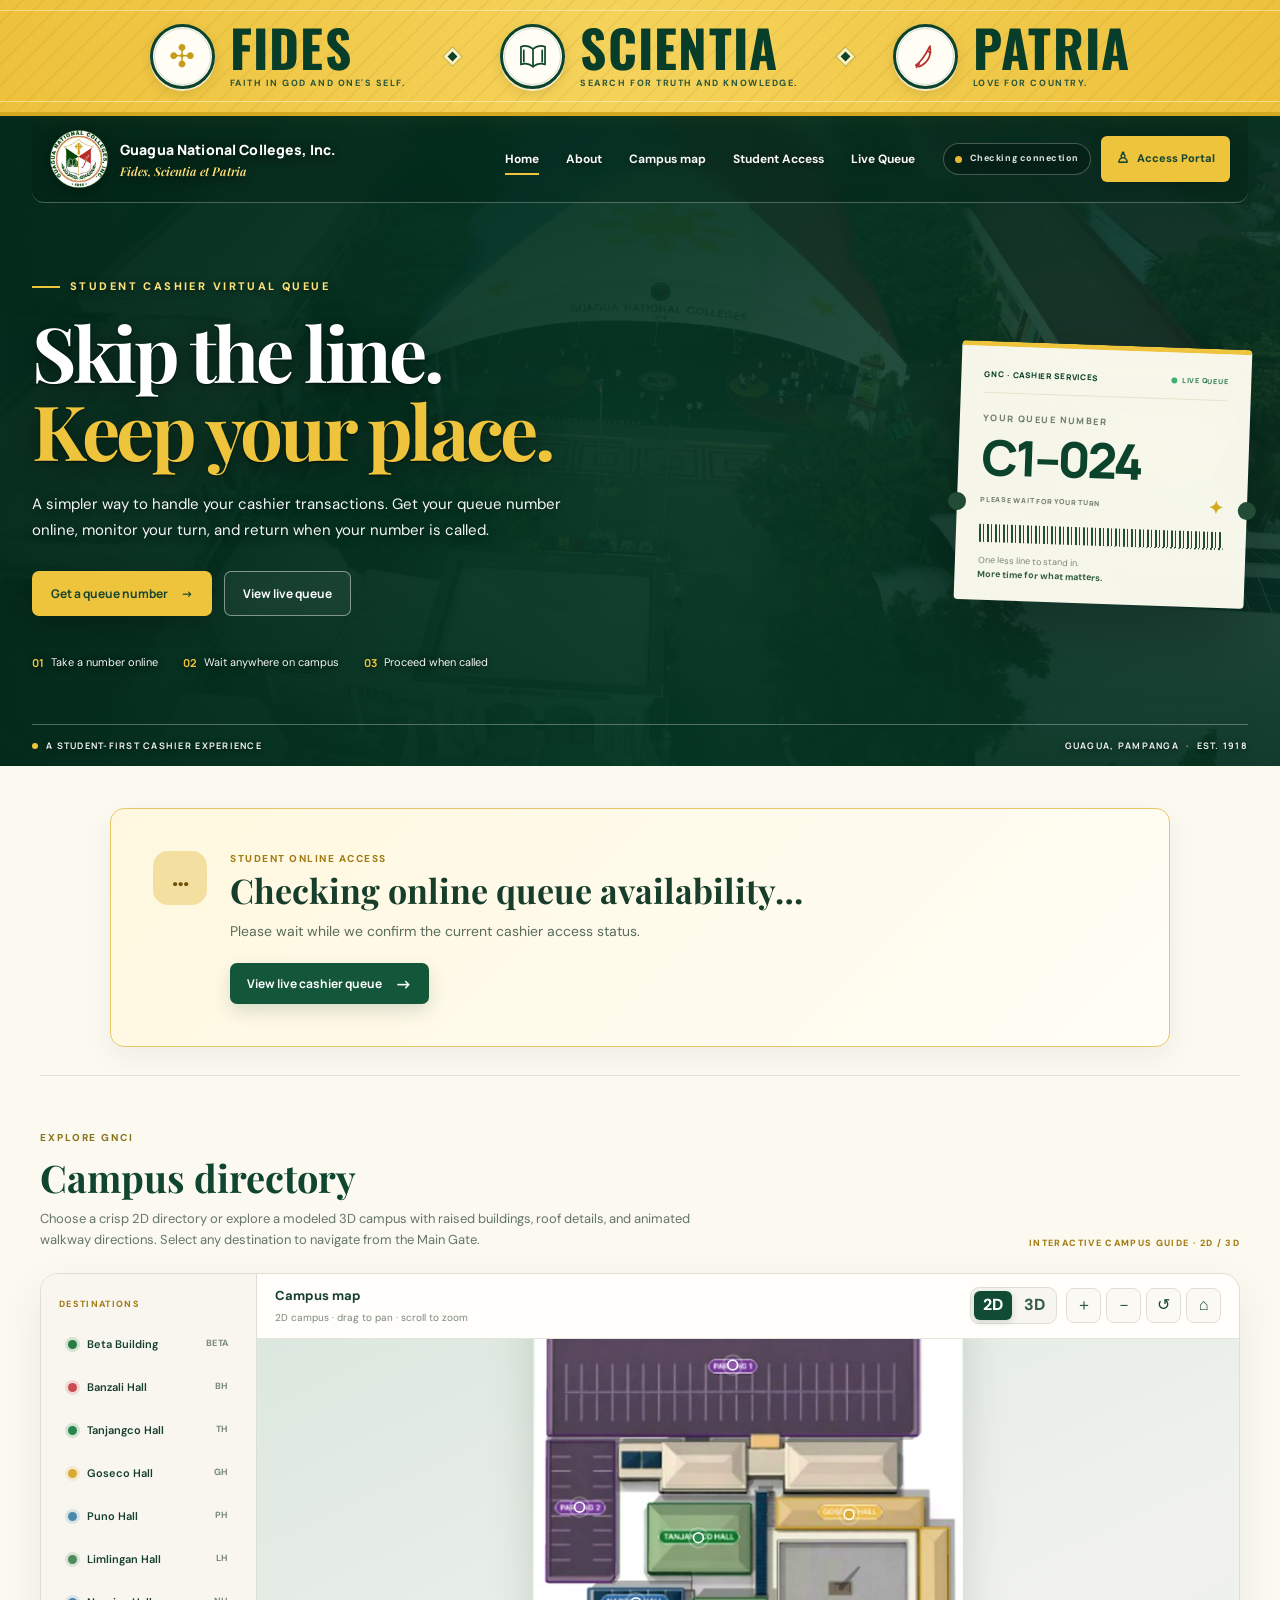
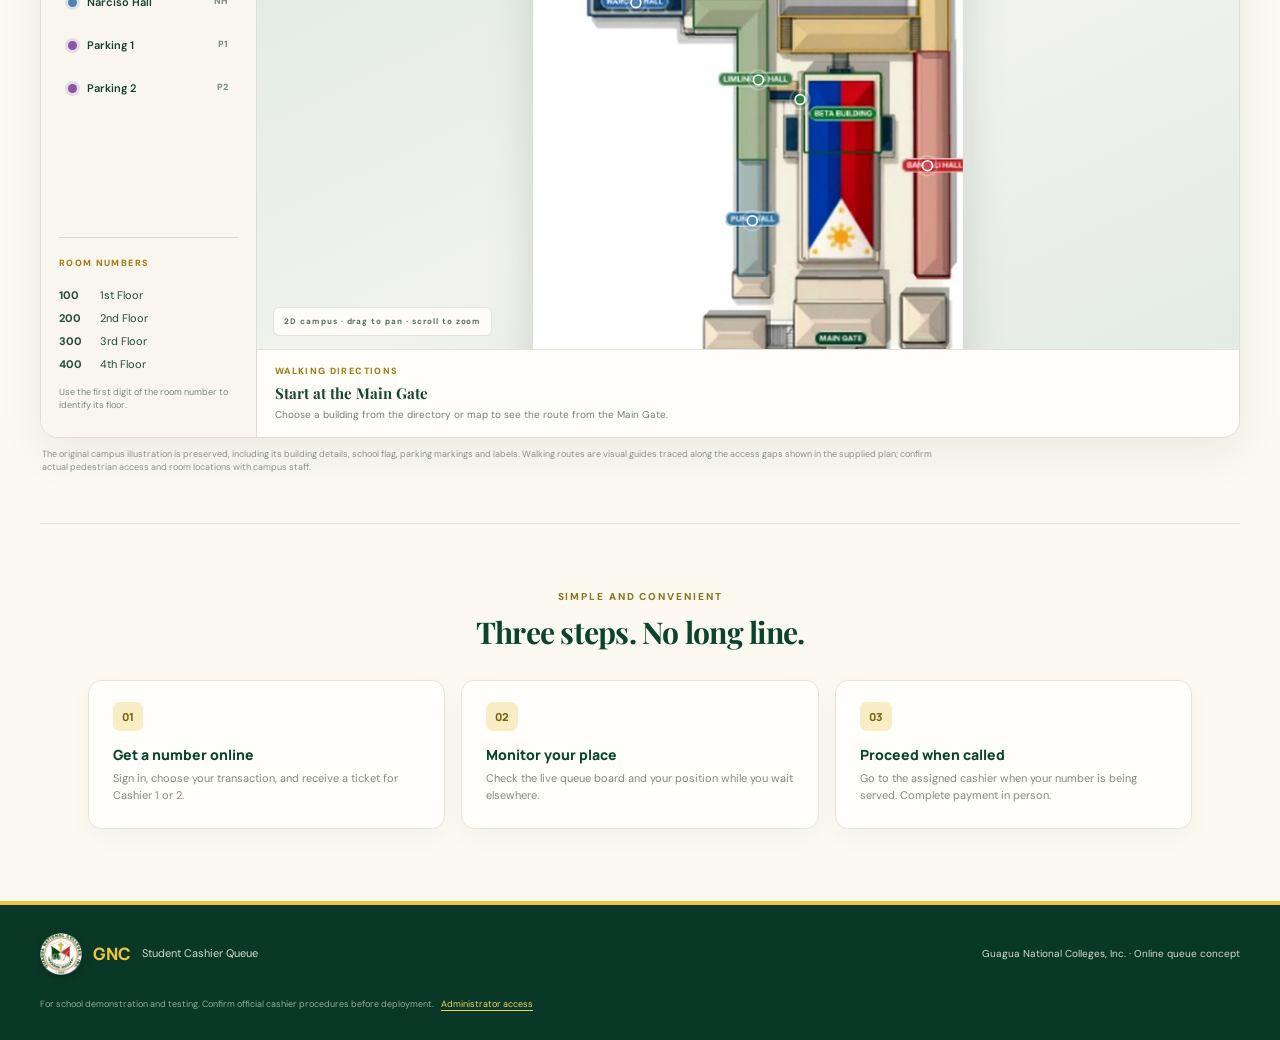
<file: index.html>
<!doctype html>
<html lang="en">
<head>
  <meta charset="utf-8">
  <meta name="viewport" content="width=device-width, initial-scale=1">
  <meta name="theme-color" content="#0d432d">
  <meta name="description" content="GNC Student Cashier Virtual Queue — get your number online and wait anywhere on campus.">
  <title>GNC | Student Cashier Virtual Queue</title>
  <link rel="preconnect" href="https://fonts.googleapis.com">
  <link rel="preconnect" href="https://fonts.gstatic.com" crossorigin>
  <link href="https://fonts.googleapis.com/css2?family=DM+Sans:wght@400;500;600;700&family=Manrope:wght@500;600;700;800&family=Oswald:wght@500;600;700&family=Playfair+Display:wght@600;700&display=swap" rel="stylesheet">
  <link rel="icon" type="image/png" href="assets/gnc-official-crest.png">
  <link rel="stylesheet" href="styles.css">
</head>
<body>
  <section class="motto-band" aria-label="Guagua National Colleges motto">
    <div class="motto-inner">
      <div class="motto-item">
        <span class="motto-seal" aria-hidden="true"><span class="motto-cross">✣</span></span>
        <span class="motto-copy"><strong>FIDES</strong><small>FAITH IN GOD AND ONE'S SELF.</small></span>
      </div>
      <span class="motto-diamond" aria-hidden="true"></span>
      <div class="motto-item">
        <span class="motto-seal" aria-hidden="true">
          <svg viewBox="0 0 48 48" role="presentation"><path d="M7 11c7-3 12-1 17 3 5-4 10-6 17-3v25c-7-3-12-1-17 3-5-4-10-6-17-3z"/><path d="M24 14v25M11 16v16M37 16v16" /></svg>
        </span>
        <span class="motto-copy"><strong>SCIENTIA</strong><small>SEARCH FOR TRUTH AND KNOWLEDGE.</small></span>
      </div>
      <span class="motto-diamond" aria-hidden="true"></span>
      <div class="motto-item">
        <span class="motto-seal" aria-hidden="true">
          <svg viewBox="0 0 48 48" role="presentation"><path d="M11 37c9-6 14-15 20-27 2 12-2 23-15 29z"/><path d="M16 35l-4 5M27 17l5 2" /></svg>
        </span>
        <span class="motto-copy"><strong>PATRIA</strong><small>LOVE FOR COUNTRY.</small></span>
      </div>
    </div>
  </section>

  <section id="home" class="campus-hero">
    <video class="hero-video" autoplay muted loop playsinline preload="metadata" poster="assets/gnc-campus-poster.jpg" aria-hidden="true">
      <source src="assets/gnc-campus-loop.mp4" type="video/mp4">
    </video>
    <div class="hero-shade"></div>
    <header class="site-header">
      <a class="brand" href="#home" aria-label="Guagua National Colleges Student Cashier home">
        <img class="brand-crest" src="assets/gnc-official-crest.png" alt="Guagua National Colleges official seal" width="58" height="58">
        <span class="brand-copy"><strong>Guagua National Colleges, Inc.</strong><small>Fides, Scientia et Patria</small></span>
      </a>
      <nav class="main-nav" aria-label="Main navigation">
        <a class="main-nav-link active" href="#home">Home</a>
        <a class="main-nav-link" href="#how-it-works">About</a>
        <a class="main-nav-link" href="#campus-directory">Campus map</a>
        <a id="navStudentAccess" class="main-nav-link" href="#authPanel">Student Access</a>
        <a class="main-nav-link" href="display.html" target="_blank" rel="noopener noreferrer">Live Queue</a>
      </nav>
      <div class="header-right">
        <span id="connectionStatus" class="connection-pill"><i></i> Checking connection</span>
        <button id="signOutBtn" class="button button-ghost hidden" type="button">Sign out</button>
        <a id="headerAccess" class="header-access" href="#authPanel"><span aria-hidden="true">♙</span> Access Portal</a>
      </div>
    </header>

    <div class="hero-content">
      <div class="hero-copy">
        <p class="hero-kicker"><span></span> STUDENT CASHIER VIRTUAL QUEUE</p>
        <h1>Skip the line.<br><em>Keep your place.</em></h1>
        <p class="hero-text">A simpler way to handle your cashier transactions. Get your queue number online, monitor your turn, and return when your number is called.</p>
        <div class="hero-actions">
          <a id="heroQueueLink" class="button button-gold" href="#authPanel">Get a queue number <span>→</span></a>
          <a class="button button-outline-light" href="display.html" target="_blank" rel="noopener noreferrer">View live queue</a>
        </div>
        <div class="hero-points">
          <span><b>01</b> Take a number online</span>
          <span><b>02</b> Wait anywhere on campus</span>
          <span><b>03</b> Proceed when called</span>
        </div>
      </div>
      <aside class="hero-ticket" aria-label="Example queue ticket">
        <div class="ticket-top"><span>GNC · CASHIER SERVICES</span><span class="ticket-live"><i></i> LIVE QUEUE</span></div>
        <div class="ticket-caption">YOUR QUEUE NUMBER</div>
        <div class="ticket-number">C1–024</div>
        <div class="ticket-bottom"><span>PLEASE WAIT FOR YOUR TURN</span><span class="ticket-star">✦</span></div>
        <div class="ticket-rule"></div>
        <p>One less line to stand in.<br><strong>More time for what matters.</strong></p>
      </aside>
    </div>
    <div class="hero-bottomline">
      <span><i></i> A STUDENT-FIRST CASHIER EXPERIENCE</span>
      <span>GUAGUA, PAMPANGA <b>·</b> EST. 1918</span>
    </div>
  </section>

  <main class="page-shell">
    <section id="studentAccessPaused" class="paused-access-panel" aria-live="polite">
      <div class="paused-icon" aria-hidden="true">…</div>
      <div><p class="eyebrow">STUDENT ONLINE ACCESS</p><h2 id="pausedAccessTitle">Checking online queue availability…</h2><p id="pausedAccessMessage">Please wait while we confirm the current cashier access status.</p><a href="display.html" class="button button-primary">View live cashier queue <span>→</span></a></div>
    </section>
    <section id="authPanel" class="auth-layout hidden">
      <div class="auth-intro">
        <p class="eyebrow">STUDENT ACCESS</p><h2>Welcome to<br>GNC Online Queue.</h2>
        <p>Sign in using your student account to get a cashier number and monitor the line from your phone or computer.</p>
        <div class="notice"><span class="notice-icon">i</span><span>This system reserves your place in the queue. Payment is still made in person at Cashier 1 or Cashier 2.</span></div>
      </div>
      <div class="panel auth-card">
        <div id="authTabs" class="auth-tabs"><button class="auth-tab active" data-auth-tab="login" type="button">Sign in</button><button class="auth-tab" data-auth-tab="signup" type="button">Create account</button></div>
        <form id="loginForm" class="form-stack">
          <div><label for="loginEmail">School email</label><input id="loginEmail" type="email" placeholder="you@example.com" autocomplete="email" required></div>
          <div><label for="loginPassword">Password</label><input id="loginPassword" type="password" placeholder="Enter your password" autocomplete="current-password" required></div>
          <button class="button button-primary button-full" type="submit">Sign in <span>→</span></button>
          <p class="form-foot">Use the email address registered to your student account.</p>
        </form>
        <form id="signupForm" class="form-stack hidden">
          <div class="field-row"><div><label for="signupName">Full name</label><input id="signupName" type="text" placeholder="Complete name" required></div><div><label for="signupStudentNo">Student number</label><input id="signupStudentNo" type="text" placeholder="Student number" required></div></div>
          <div><label for="signupEmail">Email address</label><input id="signupEmail" type="email" placeholder="you@example.com" required></div>
          <div class="field-row"><div><label for="signupProgram">Program / strand</label><input id="signupProgram" type="text" placeholder="Program or strand"></div><div><label for="signupYear">Year level</label><input id="signupYear" type="text" placeholder="e.g. Grade 10"></div></div>
          <div><label for="signupPassword">Create password</label><input id="signupPassword" type="password" minlength="8" placeholder="At least 8 characters" required></div>
          <button class="button button-primary button-full" type="submit">Create student account <span>→</span></button>
          <p class="form-foot">Your account will be assigned the Student role automatically.</p>
        </form>
        <div id="authMessage" class="message hidden" role="status" aria-live="polite"></div>
        <section id="signupVerificationPanel" class="email-verification-panel hidden" aria-live="polite">
          <div class="email-verification-icon" aria-hidden="true">✉</div>
          <p class="eyebrow">CHECK YOUR INBOX</p>
          <h3>Verify your student email</h3>
          <p>We sent a verification link to <strong id="verificationEmailAddress">your email address</strong>. Open that email and confirm your address. After verification, you will be returned to the GNC page where you can sign in.</p>
          <button id="resendSignupVerificationBtn" class="button button-primary button-full" type="button">Resend verification email</button>
          <button id="backToLoginFromVerification" class="verification-text-button" type="button">Back to sign in</button>
          <p id="signupVerificationMessage" class="notification-settings-message" role="status" aria-live="polite"></p>
        </section>
        <button id="resendVerificationBtn" class="verification-resend-button hidden" type="button">Resend verification email</button>
      </div>
    </section>

    <section id="appPanel" class="app-panel hidden">
      <div id="appSystemPaused" class="system-status-banner app-paused-banner hidden" role="status" aria-live="polite"></div>
      <div class="welcome-row"><div><p class="eyebrow">STUDENT CASHIER PORTAL</p><h2 id="welcomeName">Hello, Student.</h2><p class="muted">Manage your cashier visit from one place.</p></div><div class="user-chip"><span class="avatar" id="userInitials">G</span><span><strong id="userNameChip">Student</strong><small id="userRoleChip">STUDENT</small></span></div></div>
      <nav class="app-nav" aria-label="Portal navigation"><button class="nav-tab active" data-view="studentView" type="button">Get a number</button><button class="nav-tab" data-view="myQueueView" type="button">My queue</button><button id="staffNav" class="nav-tab hidden" data-view="staffView" type="button">Cashier desk</button></nav>

      <section id="studentView" class="view-section">
        <div class="section-heading"><div><p class="eyebrow">START HERE</p><h3>Get your queue number</h3><p class="muted">Choose what you need to pay for. You can select a counter or let the system choose the shorter line.</p></div><span class="step-tag">STEP 01 / 03</span></div>
        <div class="student-grid">
          <div class="panel get-number-card">
            <div class="card-title"><span class="icon-tile">01</span><div><h4>Transaction details</h4><p>Tell us what brings you to the cashier.</p></div></div>
            <form id="queueForm" class="form-stack">
              <div><label for="serviceSelect">Transaction / payment type</label><select id="serviceSelect" required><option value="">Loading services…</option></select></div>
              <div><label for="cashierSelect">Choose cashier line</label><select id="cashierSelect"><option value="">Shortest available line (recommended)</option></select><small class="field-hint">The shorter line is selected automatically unless you choose Cashier 1 or 2.</small></div>
              <div><label for="studentNote">Additional note <span class="optional">(optional)</span></label><textarea id="studentNote" rows="3" maxlength="240" placeholder="Add a brief note about your transaction"></textarea></div>
              <button id="getNumberBtn" class="button button-primary button-full" type="submit">Get my queue number <span>→</span></button>
              <p class="form-foot">Only one active queue number per student is allowed each day.</p>
            </form>
            <div id="queueFormMessage" class="message hidden" role="status"></div>
          </div>
          <div class="queue-info-column">
            <div class="panel live-board"><div class="board-head"><div><p class="eyebrow">LIVE QUEUE</p><h4>Cashier line status</h4></div><span class="live-indicator"><i></i> LIVE</span></div><div id="publicQueueBoard" class="queue-board"><div class="loading-line">Loading cashier lines…</div></div><p class="board-note">Queue counts update automatically. Please follow the number displayed at the cashier area. <a href="display.html" target="_blank" rel="noopener noreferrer">Open public display ↗</a></p></div>
            <div class="tip-card"><span class="tip-icon">↗</span><div><strong>Keep your place, not the physical line.</strong><p>You may wait elsewhere on campus. Return to the cashier area when your ticket is being called or is next in line.</p></div></div>
          </div>
        </div>
      </section>

      <section id="myQueueView" class="view-section hidden">
        <div class="section-heading"><div><p class="eyebrow">YOUR TICKET</p><h3>My queue status</h3><p class="muted">Track your current number and see how many students are ahead of you.</p></div><button id="refreshQueueBtn" class="button button-light" type="button">↻ Refresh</button></div>
        <div id="myTicketArea" class="panel my-ticket-area"><div class="empty-state"><div class="empty-icon">#</div><h4>No active queue number</h4><p>Get a number first to see your place in line.</p><button class="button button-primary" data-go-view="studentView" type="button">Get a queue number</button></div></div>
        <section class="notification-preferences panel" aria-labelledby="notificationHeading">
          <div class="notification-preferences-copy"><p class="eyebrow">TURN ALERTS</p><h4 id="notificationHeading">Get notified when your number is called</h4><p>Enable a device notification or opt in to an email alert so you can wait away from the physical line.</p></div>
          <div class="notification-options">
            <div class="notification-email-option">
              <label class="notification-check" for="emailAlertsEnabled"><input id="emailAlertsEnabled" type="checkbox"><span><strong>Email notification</strong><small id="notificationEmailLabel">Your registered student email</small></span></label>
              <button id="saveEmailAlertsBtn" class="button button-light" type="button">Save email preference</button>
            </div>
            <div class="notification-device-option">
              <div><strong>Device notification</strong><small id="pushNotificationStatus">Allow notifications on this device. Works on supported browsers over HTTPS.</small></div>
              <button id="enablePushNotificationsBtn" class="button button-primary" type="button">Enable device alerts</button>
              <button id="disablePushNotificationsBtn" class="button button-light" type="button" hidden>Turn off device alerts on all devices</button>
            </div>
            <p id="notificationSettingsMessage" class="notification-settings-message" role="status" aria-live="polite"></p>
          </div>
        </section>
      </section>

      <section id="staffView" class="view-section hidden">
        <div class="section-heading"><div><p class="eyebrow">STAFF OPERATIONS</p><h3>Cashier desk</h3><p class="muted">Call the next student and update the ticket once the transaction is handled.</p></div><span class="staff-tag">AUTHORIZED STAFF</span></div>
        <div class="staff-toolbar panel"><div><label for="staffCashierSelect">Managing counter</label><select id="staffCashierSelect"></select></div><div class="staff-stats"><div><small>WAITING</small><strong id="staffWaitingCount">—</strong></div><div><small>NOW SERVING</small><strong id="staffNowServing">—</strong></div></div><button id="callNextBtn" class="button button-primary" type="button">Call next number →</button></div>
        <div class="staff-grid"><div class="panel current-card"><p class="eyebrow">CURRENTLY SERVING</p><div id="currentTicketArea" class="current-ticket"><strong>—</strong><span>No student is being served</span></div><div class="current-actions"><button id="completeTicketBtn" class="button button-success" type="button" disabled>Mark completed</button><button id="skipTicketBtn" class="button button-light" type="button" disabled>Skip / no-show</button></div></div>
          <div class="panel waiting-card"><div class="card-title"><div><h4>Waiting students</h4><p>Oldest ticket appears first.</p></div><button id="refreshStaffBtn" class="icon-button" type="button" aria-label="Refresh list">↻</button></div><div id="waitingList" class="waiting-list"><div class="loading-line">Loading queue…</div></div></div></div>
      </section>
    </section>


    <section id="campus-directory" class="campus-directory-section campus-3d-section" aria-labelledby="campusMapTitle">
      <div class="campus-map-heading">
        <div><p class="eyebrow">EXPLORE GNCI</p><h2 id="campusMapTitle">Campus directory</h2><p>Choose a crisp 2D directory or explore a modeled 3D campus with raised buildings, roof details, and animated walkway directions. Select any destination to navigate from the Main Gate.</p></div>
        <span class="campus-map-note">INTERACTIVE CAMPUS GUIDE · 2D / 3D</span>
      </div>
      <div class="campus-map-layout">
        <aside class="campus-directory-panel" aria-label="Campus destinations">
          <p class="campus-side-kicker">DESTINATIONS</p>
          <div id="campusDestinationList" class="campus-destination-list"></div>
          <div class="campus-floor-guide"><p class="campus-side-kicker">ROOM NUMBERS</p><div><b>100</b><span>1st Floor</span></div><div><b>200</b><span>2nd Floor</span></div><div><b>300</b><span>3rd Floor</span></div><div><b>400</b><span>4th Floor</span></div><small>Use the first digit of the room number to identify its floor.</small></div>
        </aside>
        <div class="campus-map-main">
          <div class="campus-map-toolbar"><div><strong>Campus map</strong><small id="campusMapHint">Choose 2D or 3D, then select a destination.</small></div><div class="campus-map-controls"><div class="campus-view-toggle" role="group" aria-label="Map view"><button type="button" class="is-active" data-campus-view="2d" aria-pressed="true">2D</button><button type="button" data-campus-view="3d" aria-pressed="false">3D</button></div><button type="button" id="campusZoomIn" aria-label="Zoom in">＋</button><button type="button" id="campusZoomOut" aria-label="Zoom out">－</button><button type="button" id="campusMapReset" aria-label="Reset map view">↺</button><button type="button" id="campusMapHome" aria-label="Return to main gate">⌂</button></div></div>
          <div class="campus-map-viewport campus-3d-viewport map-view-2d" id="campusMapViewport"><div id="campus2dStage" class="campus-2d-stage" aria-label="Two-dimensional campus map"><div id="campus2dArt" class="campus-2d-art"><img src="assets/gnc-campus-map-reference-hd.png" alt="Guagua National Colleges campus map with labeled buildings, parking areas and main gate" draggable="false"><svg id="campus2dOverlay" viewBox="0 0 351 570" role="group" aria-label="Interactive destination markers and walking route"><path id="campus2dRouteHalo" class="campus-2d-route-halo" d=""></path><path id="campus2dRoute" class="campus-2d-route" d=""></path><path id="campus2dRouteDash" class="campus-2d-route-dash" d=""></path><g id="campus2dMarkers"></g></svg></div></div><div id="campus3dLoading" class="campus-3d-loading is-hidden">Preparing 3D campus…</div><canvas id="campus3dCanvas" aria-label="Interactive three-dimensional Guagua National Colleges campus map" hidden></canvas><div class="campus-3d-hint" id="campusMapHintOverlay">2D view · Select a destination to see its route from the Main Gate.</div></div>
          <div class="campus-map-footer" aria-live="polite"><div><span class="campus-map-footer-kicker">WALKING DIRECTIONS</span><strong id="campusSelectedName">Start at the Main Gate</strong><p id="campusRouteDescription">Select a building from the directory or tap its label in the 3D map.</p></div><button type="button" id="campusClearSelection" class="campus-clear-button" hidden>Clear route</button></div>
        </div>
      </div>
      <p class="campus-map-disclaimer">The original campus illustration is preserved, including its building details, school flag, parking markings and labels. Walking routes are visual guides traced along the access gaps shown in the supplied plan; confirm actual pedestrian access and room locations with campus staff.</p>
    </section>

    <section id="how-it-works" class="how-it-works"><div class="how-heading"><p class="eyebrow">SIMPLE AND CONVENIENT</p><h2>Three steps. No long line.</h2></div><div class="how-grid"><article><span>01</span><h4>Get a number online</h4><p>Sign in, choose your transaction, and receive a ticket for Cashier 1 or 2.</p></article><article><span>02</span><h4>Monitor your place</h4><p>Check the live queue board and your position while you wait elsewhere.</p></article><article><span>03</span><h4>Proceed when called</h4><p>Go to the assigned cashier when your number is being served. Complete payment in person.</p></article></div></section>
  </main>

  <footer class="site-footer"><div class="footer-brand"><img class="footer-crest" src="assets/gnc-official-crest.png" alt="" width="42" height="42"><strong>GNC</strong><span>Student Cashier Queue</span></div><p>Guagua National Colleges, Inc. · Online queue concept</p><small>For school demonstration and testing. Confirm official cashier procedures before deployment. <a href="admin/" class="footer-admin-link">Administrator access</a></small></footer>
  <div id="toast" class="toast hidden" role="status" aria-live="polite"></div>

  <!-- Three.js import map: OrbitControls imports the bare specifier "three".
       Without this mapping, browsers stop module evaluation and leave the loader visible. -->
  <script type="importmap">
    {
      "imports": {
        "three": "https://cdn.jsdelivr.net/npm/three@0.161.0/build/three.module.js",
        "three/addons/": "https://cdn.jsdelivr.net/npm/three@0.161.0/examples/jsm/"
      }
    }
  </script>
  <script type="module" src="campus-map-3d.js"></script>
  <script>
    // Surface CDN/import/WebGL startup failures instead of leaving an endless loader.
    window.setTimeout(() => {
      const loading = document.getElementById('campus3dLoading');
      if (loading && !loading.classList.contains('is-hidden')) {
        loading.textContent = 'The 3D campus could not initialize. Check your internet connection, enable WebGL, and reload the page.';
        loading.classList.add('campus-3d-load-error');
      }
    }, 12000);
  </script>
  <script src="config.js"></script>
  <script type="module" src="app.js"></script>
</body>
</html>
</file>
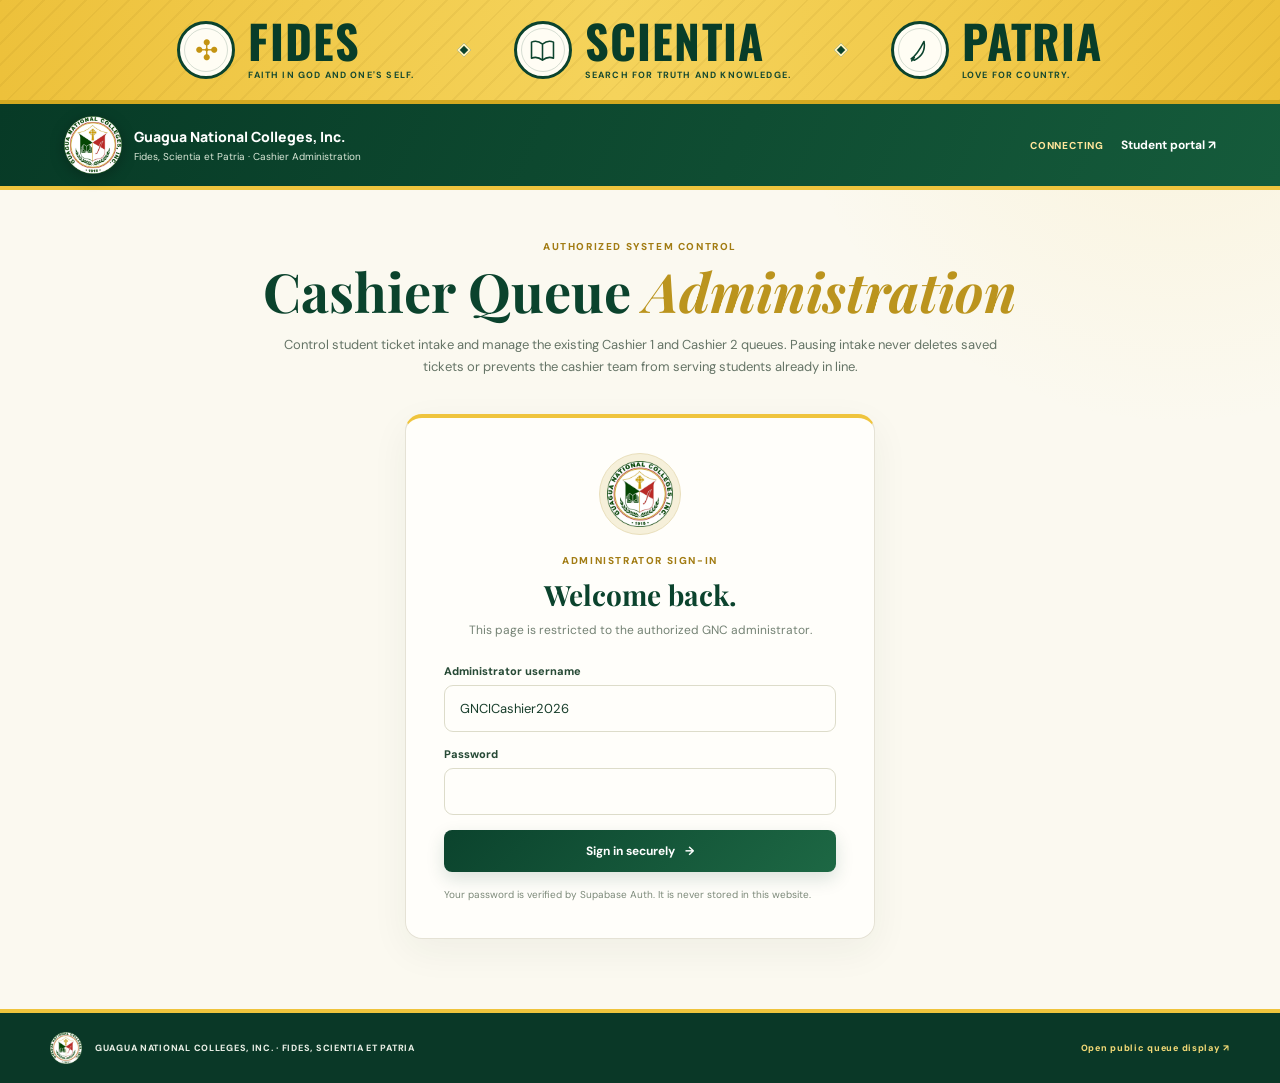
<file: admin/index.html>
<!doctype html>
<html lang="en">
<head>
  <meta charset="utf-8">
  <meta name="viewport" content="width=device-width, initial-scale=1">
  <meta name="theme-color" content="#0b432d">
  <meta name="description" content="Authorized GNC cashier queue administration">
  <title>GNC | Queue Administration</title>
  <link rel="preconnect" href="https://fonts.googleapis.com">
  <link rel="preconnect" href="https://fonts.gstatic.com" crossorigin>
  <link href="https://fonts.googleapis.com/css2?family=DM+Sans:wght@400;500;600;700;800&family=Manrope:wght@600;700;800&family=Oswald:wght@500;600;700&family=Playfair+Display:wght@600;700&display=swap" rel="stylesheet">
  <link rel="icon" type="image/png" href="../assets/gnc-official-crest.png">
  <link rel="stylesheet" href="../admin.css">
</head>
<body>
  <section class="motto-band" aria-label="Guagua National Colleges motto">
    <div class="motto-inner">
      <div class="motto-item"><span class="motto-seal"><b>✣</b></span><span class="motto-copy"><strong>FIDES</strong><small>FAITH IN GOD AND ONE'S SELF.</small></span></div>
      <i class="motto-diamond"></i>
      <div class="motto-item"><span class="motto-seal"><svg viewBox="0 0 48 48"><path d="M7 11c7-3 12-1 17 3 5-4 10-6 17-3v25c-7-3-12-1-17 3-5-4-10-6-17-3zM24 14v25"/></svg></span><span class="motto-copy"><strong>SCIENTIA</strong><small>SEARCH FOR TRUTH AND KNOWLEDGE.</small></span></div>
      <i class="motto-diamond"></i>
      <div class="motto-item"><span class="motto-seal"><svg viewBox="0 0 48 48"><path d="M11 37c9-6 14-15 20-27 2 12-2 23-15 29zM16 35l-4 5"/></svg></span><span class="motto-copy"><strong>PATRIA</strong><small>LOVE FOR COUNTRY.</small></span></div>
    </div>
  </section>
  <header class="admin-topbar">
    <a class="brand" href="../index.html"><img src="../assets/gnc-official-crest.png" alt="GNC official seal"><span><strong>Guagua National Colleges, Inc.</strong><small>Fides, Scientia et Patria · Cashier Administration</small></span></a>
    <div class="top-actions"><span id="connection" class="connection">CONNECTING</span><a href="../index.html">Student portal ↗</a><button id="signOutBtn" class="button button-ghost" type="button" hidden>Sign out</button></div>
  </header>
  <main class="admin-shell">
    <section class="admin-heading"><p class="eyebrow">AUTHORIZED SYSTEM CONTROL</p><h1>Cashier Queue <em>Administration</em></h1><p>Control student ticket intake and manage the existing Cashier 1 and Cashier 2 queues. Pausing intake never deletes saved tickets or prevents the cashier team from serving students already in line.</p></section>

    <section id="loginView" class="admin-login-card panel">
      <div class="login-mark"><img src="../assets/gnc-official-crest.png" alt="GNC official seal"></div>
      <p class="eyebrow">ADMINISTRATOR SIGN-IN</p><h2>Welcome back.</h2><p class="muted">This page is restricted to the authorized GNC administrator.</p>
      <form id="adminLoginForm" class="form-stack" autocomplete="on">
        <div><label for="adminUsername">Administrator username</label><input id="adminUsername" type="text" value="GNCICashier2026" autocomplete="username" autocapitalize="off" spellcheck="false" required></div>
        <div><label for="adminPassword">Password</label><input id="adminPassword" type="password" autocomplete="current-password" required></div>
        <button id="adminLoginBtn" class="button button-primary button-full" type="submit">Sign in securely <span>→</span></button>
        <p class="form-foot">Your password is verified by Supabase Auth. It is never stored in this website.</p>
      </form>
      <div id="loginMessage" class="message hidden" role="alert"></div>
    </section>

    <section id="dashboardView" class="hidden" aria-live="polite">
      <div class="admin-welcome"><div><p class="eyebrow">ADMIN CONTROL CENTER</p><h2 id="adminWelcomeName">Good day, Administrator.</h2><p>Signed in as <strong id="adminUsernameLabel">GNCICashier2026</strong></p></div><span class="admin-role-pill">ADMINISTRATOR</span></div>

      <section class="system-control panel">
        <div class="system-control-copy"><p class="eyebrow">GLOBAL STUDENT ACCESS</p><h3 id="systemStateTitle">Checking system state…</h3><p id="systemStateDescription">Loading saved settings from Supabase.</p><div class="system-meta">Last updated <strong id="systemUpdatedAt">—</strong></div></div>
        <div class="system-control-actions"><span id="systemStatePill" class="state-pill state-checking">CHECKING</span><button id="pauseSystemBtn" class="button button-danger" type="button" disabled>Pause new queue numbers</button><button id="resumeSystemBtn" class="button button-primary" type="button" hidden>Resume student access</button></div>
        <div class="pause-message-field"><label for="pauseMessage">Message shown to students (optional, up to 240 characters)</label><textarea id="pauseMessage" rows="2" maxlength="240" placeholder="Online queue access is temporarily paused by the cashier office. Please check again later."></textarea></div>
      </section>

      <div class="section-head"><div><p class="eyebrow">LIVE CASHIER OPERATIONS</p><h3>Manage the waiting line</h3><p>Call the next number or select a specific waiting ticket. Complete or mark the current ticket as no-show before calling another.</p></div><button id="refreshAdminBtn" class="button button-light" type="button">↻ Refresh</button></div>
      <div id="counterManagement" class="counter-management"><div class="panel loading-panel">Loading cashier counters…</div></div>

      <section class="audit-panel panel"><div class="section-head compact"><div><p class="eyebrow">ADMIN ACTIVITY</p><h3>System access history</h3><p>Recent pause and resume actions.</p></div></div><div id="eventHistory" class="event-history"><p class="muted">Loading activity history…</p></div></section>
      <div id="dashboardMessage" class="message hidden" role="status"></div>
    </section>
  </main>
  <footer class="admin-footer"><img src="../assets/gnc-official-crest.png" alt=""><span>GUAGUA NATIONAL COLLEGES, INC. · FIDES, SCIENTIA ET PATRIA</span><a href="../display.html" target="_blank" rel="noopener noreferrer">Open public queue display ↗</a></footer>
  <div id="toast" class="toast" role="status" aria-live="polite"></div>
  <script src="../config.js"></script>
  <script type="module" src="../admin.js"></script>
</body>
</html>
</file>
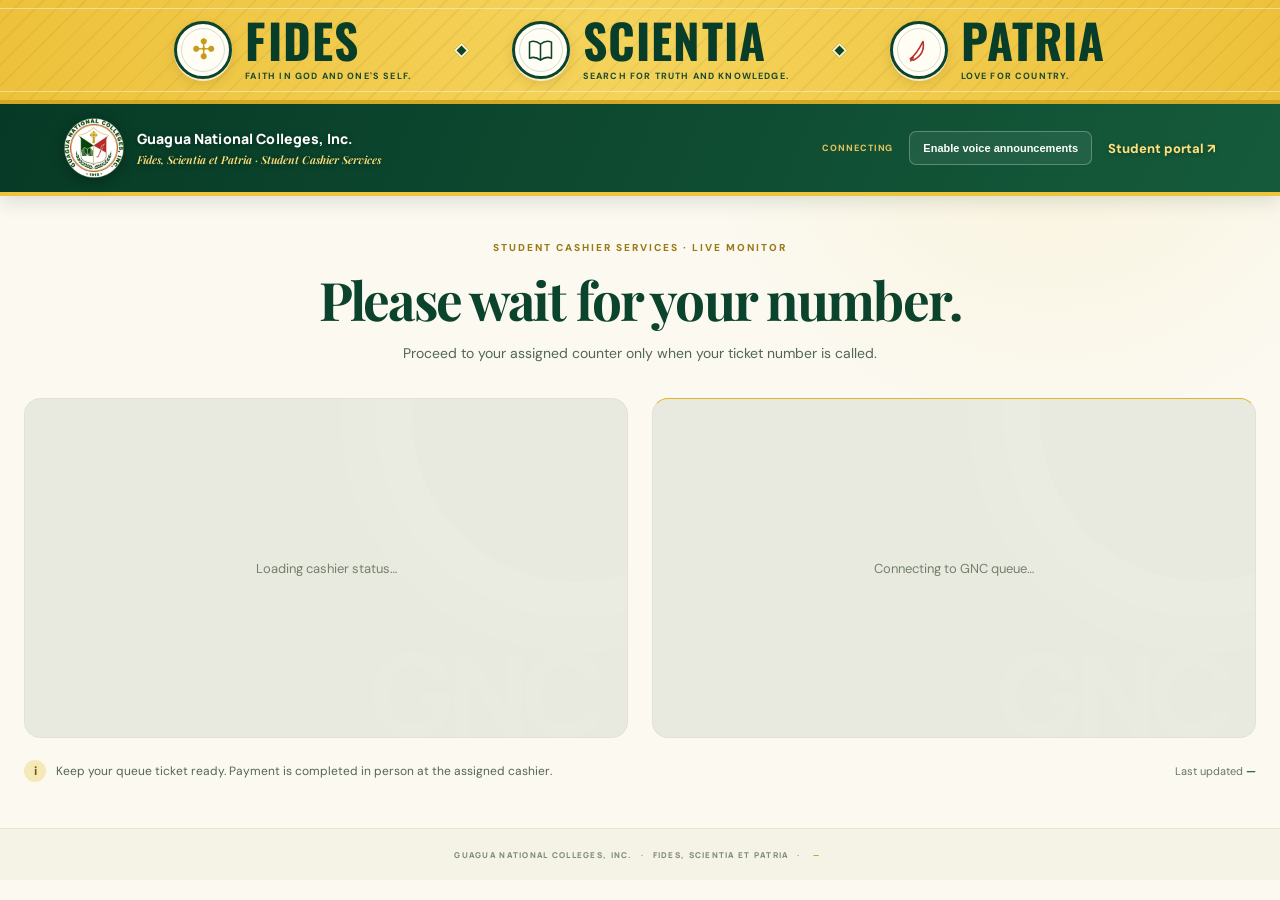
<file: display.html>
<!doctype html>
<html lang="en">
<head>
  <meta charset="utf-8">
  <meta name="viewport" content="width=device-width, initial-scale=1">
  <meta name="theme-color" content="#0b432d">
  <meta name="description" content="GNC Student Cashier live queue display">
  <title>GNC | Cashier Queue Display</title>
  <link rel="preconnect" href="https://fonts.googleapis.com">
  <link rel="preconnect" href="https://fonts.gstatic.com" crossorigin>
  <link href="https://fonts.googleapis.com/css2?family=DM+Sans:wght@400;500;600;700&family=Manrope:wght@600;700;800&family=Oswald:wght@500;600;700&family=Playfair+Display:wght@600;700&display=swap" rel="stylesheet">
  <link rel="icon" type="image/png" href="assets/gnc-official-crest.png">
  <link rel="stylesheet" href="display.css">
</head>
<body>
  <section class="motto-band" aria-label="Guagua National Colleges motto">
    <div class="motto-inner">
      <div class="motto-item"><span class="motto-seal"><b>✣</b></span><span class="motto-copy"><strong>FIDES</strong><small>FAITH IN GOD AND ONE'S SELF.</small></span></div>
      <i class="motto-diamond"></i>
      <div class="motto-item"><span class="motto-seal"><svg viewBox="0 0 48 48"><path d="M7 11c7-3 12-1 17 3 5-4 10-6 17-3v25c-7-3-12-1-17 3-5-4-10-6-17-3zM24 14v25"/></svg></span><span class="motto-copy"><strong>SCIENTIA</strong><small>SEARCH FOR TRUTH AND KNOWLEDGE.</small></span></div>
      <i class="motto-diamond"></i>
      <div class="motto-item"><span class="motto-seal"><svg viewBox="0 0 48 48"><path d="M11 37c9-6 14-15 20-27 2 12-2 23-15 29zM16 35l-4 5"/></svg></span><span class="motto-copy"><strong>PATRIA</strong><small>LOVE FOR COUNTRY.</small></span></div>
    </div>
  </section>
  <header class="topbar">
    <a class="brand" href="index.html">
      <img class="brand-crest" src="assets/gnc-official-crest.png" alt="Guagua National Colleges official seal" width="58" height="58">
      <span><strong>Guagua National Colleges, Inc.</strong><small>Fides, Scientia et Patria · Student Cashier Services</small></span>
    </a>
    <div class="top-actions">
      <span id="connection" class="connection">CONNECTING</span>
      <button id="soundToggle" class="sound-button" type="button" aria-pressed="false">Enable voice announcements</button>
      <a href="index.html">Student portal ↗</a>
    </div>
  </header>
  <main class="screen">
    <section class="intro"><p class="eyebrow">STUDENT CASHIER SERVICES · LIVE MONITOR</p><h1>Please wait for your number.</h1><p>Proceed to your assigned counter only when your ticket number is called.</p></section>
    <div id="systemAccessBanner" class="system-access-banner" hidden role="status" aria-live="polite"></div>
    <section id="counterGrid" class="counter-grid" aria-live="polite">
      <article class="counter-card loading"><p>Loading cashier status…</p></article>
      <article class="counter-card loading"><p>Connecting to GNC queue…</p></article>
    </section>
    <section class="bottom-row"><div class="tip"><span class="tip-icon">i</span><span>Keep your queue ticket ready. Payment is completed in person at the assigned cashier.</span></div><div class="updated">Last updated <strong id="lastUpdated">—</strong></div></section>
    <div id="errorBanner" class="error-banner" role="status" hidden></div>
  </main>
  <footer>GUAGUA NATIONAL COLLEGES, INC. <span>·</span> FIDES, SCIENTIA ET PATRIA <span>·</span> <span id="manilaClock">—</span></footer>
  <script src="config.js"></script>
  <script type="module" src="display.js"></script>
</body>
</html>
</file>
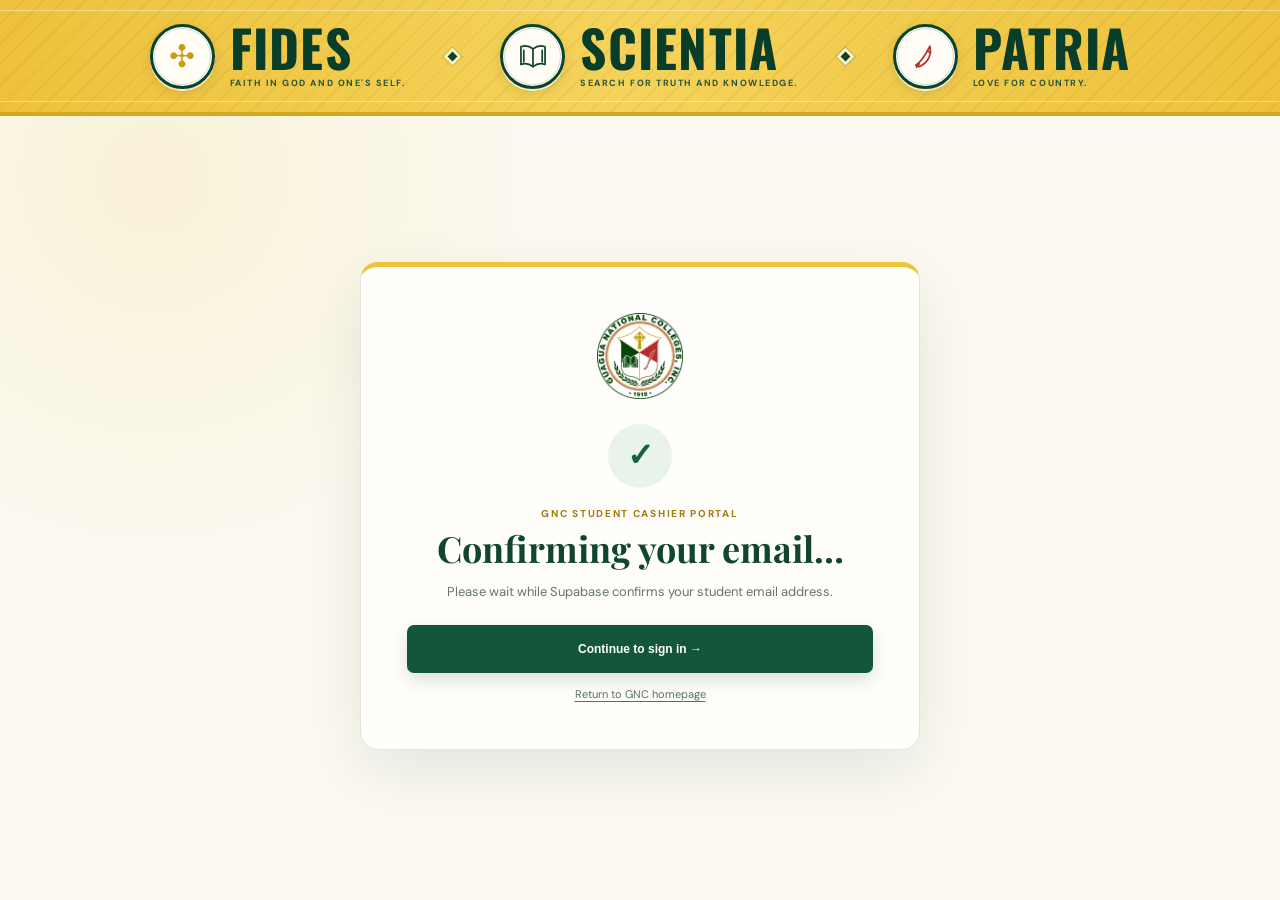
<file: email-verified.html>
<!doctype html>
<html lang="en">
<head>
  <meta charset="utf-8">
  <meta name="viewport" content="width=device-width, initial-scale=1">
  <meta name="theme-color" content="#0b432d">
  <title>Email verification | GNC Student Cashier</title>
  <link rel="preconnect" href="https://fonts.googleapis.com">
  <link rel="preconnect" href="https://fonts.gstatic.com" crossorigin>
  <link href="https://fonts.googleapis.com/css2?family=DM+Sans:wght@400;500;600;700;800&family=Oswald:wght@500;600;700&family=Playfair+Display:wght@600;700&display=swap" rel="stylesheet">
  <link rel="icon" type="image/png" href="assets/gnc-official-crest.png">
  <link rel="stylesheet" href="styles.css">
</head>
<body>
  <section class="motto-band" aria-label="Guagua National Colleges motto">
    <div class="motto-inner">
      <div class="motto-item"><span class="motto-seal" aria-hidden="true"><span class="motto-cross">✣</span></span><span class="motto-copy"><strong>FIDES</strong><small>FAITH IN GOD AND ONE'S SELF.</small></span></div>
      <span class="motto-diamond" aria-hidden="true"></span>
      <div class="motto-item"><span class="motto-seal" aria-hidden="true"><svg viewBox="0 0 48 48"><path d="M7 11c7-3 12-1 17 3 5-4 10-6 17-3v25c-7-3-12-1-17 3-5-4-10-6-17-3z"/><path d="M24 14v25M11 16v16M37 16v16"/></svg></span><span class="motto-copy"><strong>SCIENTIA</strong><small>SEARCH FOR TRUTH AND KNOWLEDGE.</small></span></div>
      <span class="motto-diamond" aria-hidden="true"></span>
      <div class="motto-item"><span class="motto-seal" aria-hidden="true"><svg viewBox="0 0 48 48"><path d="M11 37c9-6 14-15 20-27 2 12-2 23-15 29z"/><path d="M16 35l-4 5M27 17l5 2"/></svg></span><span class="motto-copy"><strong>PATRIA</strong><small>LOVE FOR COUNTRY.</small></span></div>
    </div>
  </section>
  <main class="email-verified-page">
    <section class="email-verified-card" aria-live="polite">
      <img class="crest" src="assets/gnc-official-crest.png" alt="Guagua National Colleges official seal">
      <div id="verificationIcon" class="verified-check">✓</div>
      <p class="eyebrow">GNC STUDENT CASHIER PORTAL</p>
      <h1 id="verificationTitle">Confirming your email…</h1>
      <p id="verificationDescription">Please wait while Supabase confirms your student email address.</p>
      <a id="continueLoginLink" class="button button-primary" href="/?verified=1#authPanel" hidden>Continue to sign in →</a>
      <a class="secondary-link" href="index.html#home">Return to GNC homepage</a>
      <p id="verificationError" class="verification-state-error" hidden></p>
    </section>
  </main>
  <script src="config.js"></script>
  <script type="module" src="email-verified.js"></script>
</body>
</html>
</file>
<file: styles.css>
:root{
  --forest:#0b432d;
  --forest-2:#14563a;
  --forest-3:#1d6948;
  --gold:#efc43d;
  --gold-deep:#d7a91e;
  --gold-pale:#fff4c9;
  --cream:#fbf9f0;
  --paper:#fffefa;
  --ink:#173b2b;
  --muted:#718176;
  --line:#e6e4d8;
  --green:#268052;
  --green-soft:#eaf4eb;
  --amber:#9a6b0c;
  --amber-bg:#fff5d9;
  --red:#b64b4b;
  --shadow:0 18px 50px rgba(22,49,33,.09);
  --radius:20px;
}
*{box-sizing:border-box}
html{scroll-behavior:smooth;scroll-padding-top:24px}
body{margin:0;background:var(--cream);color:var(--ink);font-family:'DM Sans',sans-serif;font-size:15px;line-height:1.55}
a{color:inherit}
button,input,select,textarea{font:inherit}
button:focus-visible,a:focus-visible,input:focus-visible,select:focus-visible,textarea:focus-visible{outline:3px solid rgba(239,196,61,.72);outline-offset:3px}
.hidden{display:none!important}

/* GNC motto ribbon */
.motto-band{
  min-height:116px;display:flex;align-items:center;justify-content:center;position:relative;overflow:hidden;
  background-color:#f2c83e;
  background-image:repeating-linear-gradient(135deg,rgba(136,99,12,.075) 0 2px,transparent 2px 15px),linear-gradient(90deg,#edc13b,#f5d35b 48%,#edc13b);
  border-bottom:4px solid #d3a921;
}
.motto-band:before,.motto-band:after{content:"";position:absolute;inset:10px 0 auto;height:1px;background:rgba(255,255,255,.42)}
.motto-band:after{inset:auto 0 10px}
.motto-inner{width:min(1180px,calc(100% - 44px));display:flex;align-items:center;justify-content:center;gap:clamp(20px,3.2vw,54px);padding:13px 0;position:relative;z-index:1}
.motto-item{display:flex;align-items:center;gap:15px;min-width:0}
.motto-seal{position:relative;width:65px;height:65px;flex:none;border:3px solid var(--forest);border-radius:50%;background:#fffdf4;box-shadow:0 2px 0 rgba(255,255,255,.72),0 4px 12px rgba(77,58,7,.15);display:grid;place-items:center;color:#c49412}
.motto-seal:after{content:"";position:absolute;width:55px;height:55px;border:1px solid rgba(13,67,45,.17);border-radius:50%}
.motto-cross{font-size:31px;line-height:1;color:#c69c1a}
.motto-seal svg{width:34px;height:34px;fill:none;stroke:var(--forest);stroke-width:2.4;stroke-linecap:round;stroke-linejoin:round}
.motto-item:last-child .motto-seal svg{stroke:#b72f2d}
.motto-copy{display:flex;flex-direction:column;min-width:0;line-height:1}
.motto-copy strong{font:700 clamp(34px,4vw,54px)/.94 'Oswald',sans-serif;letter-spacing:.025em;color:#083d29}
.motto-copy small{font:700 9px/1.3 'DM Sans',sans-serif;letter-spacing:.17em;color:#28553c;margin-top:7px;white-space:nowrap}
.motto-diamond{width:13px;height:13px;background:var(--forest);transform:rotate(45deg);border:3px solid #fff2bb;box-shadow:0 0 0 1px rgba(8,61,41,.12);flex:none}

/* Campus hero / reference-inspired masthead */
.campus-hero{position:relative;isolation:isolate;min-height:650px;color:white;overflow:hidden;background:#123e2b}
.hero-video{position:absolute;inset:0;width:100%;height:100%;object-fit:cover;object-position:center 42%;z-index:-3}
.hero-shade{position:absolute;inset:0;z-index:-2;background:
  linear-gradient(90deg,rgba(3,42,27,.95) 0%,rgba(5,55,35,.85) 48%,rgba(5,49,33,.69) 100%),
  linear-gradient(180deg,rgba(3,33,23,.74) 0%,rgba(3,45,30,.32) 42%,rgba(3,42,27,.78) 100%)}
.site-header{width:min(1370px,calc(100% - 64px));min-height:86px;margin:0 auto;padding:14px 18px;display:flex;align-items:center;gap:28px;position:relative;z-index:5;background:rgba(2,33,22,.34);backdrop-filter:blur(8px);-webkit-backdrop-filter:blur(8px);border-bottom:1px solid rgba(255,255,255,.28);border-radius:0 0 12px 12px}
.brand{display:flex;gap:12px;align-items:center;text-decoration:none;color:white;flex:none;min-width:0}
.brand-crest{width:58px;height:58px;object-fit:contain;display:block;flex:none;filter:drop-shadow(0 3px 8px rgba(0,0,0,.34))}
.brand-copy{display:flex;flex-direction:column;line-height:1.25}
.brand-copy strong{font:800 14px 'Manrope',sans-serif;letter-spacing:.01em;color:#fff;text-shadow:0 2px 9px rgba(0,0,0,.6)}
.brand-copy small{font:italic 600 12px 'Playfair Display',serif;color:#ffe17c;margin-top:4px;text-shadow:0 2px 7px rgba(0,0,0,.65)}
.main-nav{margin-left:auto;display:flex;align-items:center;gap:clamp(12px,2.1vw,29px)}
.main-nav-link{color:rgba(255,255,255,.97);text-shadow:0 1px 5px rgba(0,0,0,.55);text-decoration:none;font-size:12px;font-weight:700;padding:12px 0;white-space:nowrap;position:relative;transition:color .2s}
.main-nav-link:after{content:"";position:absolute;left:0;right:100%;bottom:5px;height:2px;background:var(--gold);transition:right .2s}
.main-nav-link:hover,.main-nav-link.active{color:#fff}
.main-nav-link:hover:after,.main-nav-link.active:after{right:0}
.header-right{display:flex;align-items:center;gap:10px;flex:none}
.connection-pill{display:inline-flex;gap:8px;align-items:center;border:1px solid rgba(255,255,255,.25);border-radius:30px;padding:8px 11px;background:rgba(0,0,0,.17);font-size:9px;font-weight:800;letter-spacing:.06em;color:rgba(255,255,255,.86);white-space:nowrap;backdrop-filter:blur(8px)}
.connection-pill i,.live-indicator i{width:7px;height:7px;border-radius:50%;background:#e8b833;display:block;flex:none}
.connection-pill.online i,.live-indicator i{background:#60d79e;box-shadow:0 0 0 3px rgba(96,215,158,.15)}
.header-access{display:inline-flex;align-items:center;gap:8px;background:var(--gold);color:#16462f;padding:11px 15px;border-radius:6px;text-decoration:none;font-size:11px;font-weight:800;white-space:nowrap;box-shadow:0 5px 16px rgba(0,0,0,.14);transition:transform .18s,background .18s}
.header-access:hover{background:#ffda68;transform:translateY(-1px)}
.header-access span{font-size:15px}
.hero-content{width:min(1240px,calc(100% - 64px));min-height:490px;margin:0 auto;display:flex;align-items:center;justify-content:space-between;gap:50px;padding:75px 0 83px;position:relative;z-index:1}
.hero-copy{max-width:650px}
.hero-kicker{display:flex;align-items:center;gap:10px;color:#ffe17c;text-shadow:0 2px 7px rgba(0,0,0,.6);font-size:11px;font-weight:800;letter-spacing:.22em;margin:0 0 18px}
.hero-kicker span{display:inline-block;width:28px;height:2px;background:var(--gold)}
.hero-copy h1{font:700 clamp(45px,6vw,76px)/1.02 'Playfair Display',serif;letter-spacing:-.045em;margin:0;color:#fff;text-shadow:0 4px 28px rgba(0,0,0,.52),0 1px 2px rgba(0,0,0,.55)}
.hero-copy h1 em{font-style:normal;color:var(--gold)}
.hero-text{max-width:570px;color:rgba(255,255,255,.96);font-size:15px;line-height:1.75;margin:23px 0 27px;text-shadow:0 2px 8px rgba(0,0,0,.58)}
.hero-actions{display:flex;align-items:center;gap:12px;flex-wrap:wrap}
.button{border:0;border-radius:7px;padding:12px 17px;font:700 12px 'Manrope',sans-serif;cursor:pointer;display:inline-flex;align-items:center;justify-content:center;gap:13px;text-decoration:none;transition:transform .16s,background .16s,box-shadow .16s,border-color .16s}
.button:hover:not(:disabled){transform:translateY(-2px)}
.button:disabled{opacity:.5;cursor:not-allowed}
.button-primary{background:var(--forest-2);color:#fff;box-shadow:0 7px 18px rgba(5,54,34,.15)}
.button-primary:hover:not(:disabled){background:#0d432d}
.button-primary span{font-size:17px;line-height:10px}
.button-gold{background:var(--gold);color:#15452f;box-shadow:0 8px 24px rgba(0,0,0,.2);padding:14px 19px}
.button-gold:hover{background:#ffdb6a}
.button-outline-light{background:rgba(255,255,255,.05);color:#fff;border:1px solid rgba(255,255,255,.46);padding:13px 18px;backdrop-filter:blur(5px)}
.button-outline-light:hover{background:rgba(255,255,255,.14)}
.button-full{width:100%;min-height:48px}
.button-ghost{background:rgba(255,255,255,.12);color:#fff;border:1px solid rgba(255,255,255,.3)}
.button-light{background:#f0f3e9;color:#3e6049;border:1px solid #e0e8d9}
.button-success{background:#23794c;color:white}
.hero-points{display:flex;flex-wrap:wrap;gap:19px 25px;color:rgba(255,255,255,.96);font-size:11px;margin-top:38px;text-shadow:0 1px 6px rgba(0,0,0,.65)}
.hero-points span{display:flex;align-items:center;gap:7px}
.hero-points b{color:var(--gold);font:700 11px 'Manrope',sans-serif}
.hero-ticket{width:290px;flex:none;background:rgba(255,254,242,.96);color:var(--forest);padding:22px 23px 18px;border-radius:4px;box-shadow:0 25px 70px rgba(0,0,0,.28);transform:rotate(2deg);position:relative;border-top:5px solid var(--gold)}
.hero-ticket:before,.hero-ticket:after{content:"";position:absolute;width:18px;height:18px;border-radius:50%;background:#224c35;top:58%}
.hero-ticket:before{left:-9px}.hero-ticket:after{right:-9px}
.ticket-top{display:flex;justify-content:space-between;align-items:center;gap:8px;border-bottom:1px solid #e7e2cc;padding-bottom:13px;font:800 8px 'Manrope',sans-serif;letter-spacing:.09em}
.ticket-live{display:flex;align-items:center;gap:5px;color:#398354;font-size:7px}
.ticket-live i{width:6px;height:6px;border-radius:50%;background:#3eaf6d}
.ticket-caption{font:800 9px 'Manrope',sans-serif;letter-spacing:.16em;color:#73816d;margin-top:18px}
.ticket-number{font:800 49px/1.15 'Manrope',sans-serif;letter-spacing:-.06em;color:var(--forest);margin:5px 0 2px}
.ticket-bottom{display:flex;align-items:center;justify-content:space-between;font:800 7px 'Manrope',sans-serif;letter-spacing:.11em;color:#75816d}
.ticket-star{font-size:18px;color:#d4a91e}
.ticket-rule{height:18px;margin-top:13px;background:repeating-linear-gradient(90deg,#234c35 0 2px,transparent 2px 4px,#234c35 4px 5px,transparent 5px 8px)}
.hero-ticket p{font-size:9px;line-height:1.55;color:#7d8977;margin:12px 0 0}
.hero-ticket p strong{color:#315c3b}
.hero-bottomline{position:absolute;left:50%;bottom:0;transform:translateX(-50%);width:min(1240px,calc(100% - 64px));display:flex;justify-content:space-between;padding:14px 0;border-top:1px solid rgba(255,255,255,.3);font:700 9px 'Manrope',sans-serif;letter-spacing:.14em;color:rgba(255,255,255,.94);text-shadow:0 1px 5px rgba(0,0,0,.55)}
.hero-bottomline span:first-child{display:flex;align-items:center;gap:8px}
.hero-bottomline i{width:6px;height:6px;border-radius:50%;background:var(--gold)}
.hero-bottomline b{color:var(--gold);margin:0 4px}

/* Main application canvas */
.page-shell{max-width:1260px;padding:0 30px;margin:0 auto}
.auth-layout{display:grid;grid-template-columns:1fr minmax(370px,480px);gap:clamp(40px,7vw,100px);align-items:center;padding:86px 5.5% 82px}
.eyebrow{font-size:10px;font-weight:800;letter-spacing:.19em;color:#8a751f;margin:0 0 11px}
.auth-intro h2,.welcome-row h2,.how-heading h2{font:700 36px/1.15 'Playfair Display',serif;letter-spacing:-.025em;color:var(--forest);margin:0 0 15px}
.auth-intro>p:not(.eyebrow){max-width:440px;color:#6f7e70;margin:0;line-height:1.8;font-size:14px}
.notice{display:flex;gap:12px;align-items:flex-start;background:#f3f2e6;border:1px solid #e8e5d0;border-left:3px solid var(--gold-deep);border-radius:8px;padding:15px;margin-top:26px;max-width:460px;color:#65745f;font-size:11px;line-height:1.65}
.notice-icon{width:22px;height:22px;display:grid;place-items:center;flex:none;background:#f4df91;color:#5e4a11;border-radius:50%;font-weight:800}
.panel{background:var(--paper);border:1px solid #e9e6da;border-radius:var(--radius);box-shadow:var(--shadow)}
.auth-card{padding:29px 30px;border-top:4px solid var(--gold)}
.auth-tabs{display:flex;border-bottom:1px solid var(--line);gap:25px;margin-bottom:25px}
.auth-tab{border:0;background:none;padding:0 0 13px;color:#68786b;font:700 13px 'Manrope',sans-serif;cursor:pointer;position:relative}
.auth-tab.active{color:var(--forest)}
.auth-tab.active:after{content:"";position:absolute;bottom:-1px;left:0;right:0;height:3px;border-radius:3px;background:var(--gold-deep)}
.form-stack{display:flex;flex-direction:column;gap:16px}
.form-stack label,.staff-toolbar label{display:block;font-size:11px;color:#405a45;font-weight:800;margin-bottom:7px}
.form-stack input,.form-stack select,.form-stack textarea,.staff-toolbar select{width:100%;border:1px solid #dedfd2;border-radius:8px;padding:12px 13px;font:13px 'DM Sans',sans-serif;color:var(--ink);outline:none;background:#fffefa;transition:border .18s,box-shadow .18s}
.form-stack input:focus,.form-stack select:focus,.form-stack textarea:focus,.staff-toolbar select:focus{border-color:#a98b2a;box-shadow:0 0 0 3px rgba(215,169,30,.13)}
.form-stack textarea{resize:vertical;min-height:76px}
.field-row{display:grid;grid-template-columns:1fr 1fr;gap:12px}
.form-foot,.field-hint{font-size:11px;line-height:1.55;color:#657466;margin:0}
.field-hint{display:block;margin-top:7px}
.form-stack input::placeholder,.form-stack textarea::placeholder{color:#6e7c70;opacity:1}
.optional{font-weight:400;color:#68786b}
.message{font-size:12px;border-radius:9px;padding:11px 13px;margin-top:14px}
.message.error{background:#fff0f0;color:#a33c3c;border:1px solid #f1d2d2}
.message.success{background:#edf8f0;color:#26734a;border:1px solid #cfe5d3}

/* Signed-in portal */
.app-panel{padding:30px 0 56px}
.welcome-row{display:flex;justify-content:space-between;align-items:center;margin:0 0 25px}
.welcome-row h2{font-size:30px;margin:0 0 6px}
.muted{color:#5f7063;font-size:13px;margin:0}
.user-chip{display:flex;align-items:center;gap:10px;border:1px solid var(--line);border-radius:11px;padding:8px 13px;background:#fffefa}
.avatar{width:34px;height:34px;background:#f3e8b8;border-radius:50%;color:#715a12;font:800 14px 'Manrope',sans-serif;display:grid;place-items:center}
.user-chip strong,.user-chip small{display:block}
.user-chip strong{font-size:11px;color:var(--forest)}
.user-chip small{font-size:9px;letter-spacing:.1em;color:#849182}
.app-nav{display:flex;gap:7px;border-bottom:1px solid #dfdfd1;margin-bottom:28px}
.nav-tab{background:none;border:0;padding:13px 18px;color:#647467;font:700 12px 'Manrope',sans-serif;cursor:pointer;border-bottom:3px solid transparent;margin-bottom:-1px}
.nav-tab.active{color:var(--forest);border-color:var(--gold-deep)}
.section-heading{display:flex;justify-content:space-between;align-items:center;margin-bottom:20px}
.section-heading h3{font:700 25px 'Playfair Display',serif;letter-spacing:-.025em;color:var(--forest);margin:0 0 6px}
.step-tag,.staff-tag{font:800 9px 'Manrope',sans-serif;letter-spacing:.12em;padding:8px 11px;border:1px solid #e5dcae;border-radius:30px;color:#8b7019;background:#fff8df}
.student-grid{display:grid;grid-template-columns:1.08fr .92fr;gap:20px}
.get-number-card{padding:25px}
.card-title{display:flex;align-items:center;gap:12px;margin-bottom:23px}
.icon-tile{width:39px;height:39px;display:grid;place-items:center;background:#f5e8b5;color:#715a16;border-radius:10px;font:800 13px 'Manrope',sans-serif}
.card-title h4,.board-head h4,.waiting-card h4{font:800 15px 'Manrope',sans-serif;color:var(--forest);margin:0}
.card-title p,.waiting-card .card-title p{font-size:11px;color:#657568;margin:3px 0 0}
.queue-info-column{display:flex;flex-direction:column;gap:17px}
.live-board{padding:23px 23px 18px}
.board-head{display:flex;align-items:center;justify-content:space-between;margin-bottom:18px}
.board-head .eyebrow{margin-bottom:4px}
.live-indicator{display:flex;align-items:center;gap:7px;color:#288354;font-size:9px;font-weight:800;letter-spacing:.12em}
.queue-board{display:grid;gap:10px}
.queue-counter{padding:12px 13px;border:1px solid #e7e7da;border-radius:10px;display:grid;grid-template-columns:1fr auto;align-items:center;gap:5px;background:#fffefa}
.queue-counter-main{display:flex;align-items:center;gap:10px}
.counter-badge{width:31px;height:31px;display:grid;place-items:center;background:#f7edc9;color:#785f14;border-radius:8px;font:800 10px 'Manrope',sans-serif}
.queue-counter strong{display:block;font:700 12px 'Manrope',sans-serif;color:var(--forest)}
.queue-counter small{display:block;color:#8b9789;font-size:9px}
.counter-numbers{text-align:right}
.counter-numbers strong{font:800 19px 'Manrope',sans-serif;color:#267449}
.counter-numbers small{display:block;color:#879184;font-size:8px;letter-spacing:.08em}
.board-note{font-size:11px;line-height:1.55;color:#657568;margin:14px 0 0}
.board-note a{color:#2c7548;font-weight:700;text-decoration:none}
.board-note a:hover{text-decoration:underline}
.tip-card{background:#f2f3e8;border:1px solid #e4e7d6;border-radius:12px;padding:17px;display:flex;gap:13px;align-items:flex-start}
.tip-icon{height:30px;width:30px;display:grid;place-items:center;border-radius:9px;background:#fff8df;color:#9a7815;font-size:17px;flex:none}
.tip-card strong{font:700 12px 'Manrope',sans-serif;color:#31553a}
.tip-card p{font-size:10px;color:#71816f;margin:4px 0 0}
.view-section{min-height:340px}
.my-ticket-area{padding:28px}
.empty-state{text-align:center;padding:32px 15px}
.empty-icon{height:48px;width:48px;border-radius:15px;display:grid;place-items:center;background:#f7edc9;color:#826818;font:800 22px 'Manrope',sans-serif;margin:0 auto 13px}
.empty-state h4{font:800 16px 'Manrope',sans-serif;color:var(--forest);margin:0 0 5px}
.empty-state p{font-size:11px;color:#849184;margin:0 0 17px}
.ticket-detail{display:grid;grid-template-columns:1fr 1fr;gap:18px}
.ticket-number-panel{background:linear-gradient(140deg,#0b432d,#246444);color:white;border-radius:13px;padding:25px;min-height:220px;display:flex;flex-direction:column;justify-content:space-between;position:relative;overflow:hidden}
.ticket-number-panel:after{content:"";position:absolute;right:-80px;top:-110px;width:250px;height:250px;border-radius:50%;border:1px solid rgba(255,255,255,.18);box-shadow:0 0 0 27px rgba(255,255,255,.025),0 0 0 55px rgba(255,255,255,.02)}
.ticket-number-panel small{color:#e8d98b;font-size:9px;letter-spacing:.16em;font-weight:800;position:relative;z-index:1}
.ticket-number-panel strong{font:800 clamp(38px,6vw,55px) 'Manrope',sans-serif;letter-spacing:-.05em;position:relative;z-index:1}
.ticket-number-panel span{font-size:10px;color:#e1e9d9;position:relative;z-index:1}
.ticket-detail-info{padding:8px 5px}
.status-pill{display:inline-flex;padding:6px 10px;border-radius:30px;background:var(--amber-bg);color:var(--amber);font-size:9px;font-weight:800;letter-spacing:.09em}
.status-pill.serving{background:#e5f4e9;color:#208052}
.status-pill.completed{background:#edf2e9;color:#607558}
.metric-row{display:flex;gap:20px;margin:22px 0}
.metric{flex:1;border:1px solid var(--line);border-radius:11px;padding:12px;background:#fffefa}
.metric small{display:block;color:#8a9688;font-size:9px;letter-spacing:.1em}
.metric strong{display:block;font:800 22px 'Manrope',sans-serif;color:var(--forest);margin-top:3px}
.detail-list{display:grid;grid-template-columns:1fr 1fr;gap:12px}
.detail-list div small{display:block;color:#8a9688;font-size:9px}
.detail-list div strong{font-size:11px;color:#344f3a}
.ticket-actions{margin-top:18px}
.staff-toolbar{padding:17px 20px;display:flex;align-items:end;gap:20px;margin-bottom:18px}
.staff-toolbar>div:first-child{width:215px}
.staff-stats{display:flex;gap:22px;margin-right:auto}
.staff-stats small{display:block;color:#8b9789;font-size:8px;letter-spacing:.1em}
.staff-stats strong{font:800 20px 'Manrope',sans-serif;color:var(--forest)}
.staff-grid{display:grid;grid-template-columns:.8fr 1.2fr;gap:18px}
.current-card,.waiting-card{padding:22px}
.current-ticket{background:#f2f4e9;border:1px dashed #d7dfc7;border-radius:12px;min-height:145px;margin:13px 0;padding:20px;display:flex;flex-direction:column;align-items:center;justify-content:center}
.current-ticket strong{font:800 37px 'Manrope',sans-serif;color:#267449}
.current-ticket span{font-size:10px;color:#81907e}
.current-ticket .current-student{font:700 12px 'Manrope',sans-serif;color:var(--forest);margin-top:4px}
.current-actions{display:flex;gap:9px}
.current-actions .button{flex:1;padding:10px 8px;font-size:10px}
.waiting-card .card-title{justify-content:space-between}
.icon-button{border:0;background:#f2f3e8;color:#58704e;border-radius:8px;width:31px;height:31px;font-size:18px;cursor:pointer}
.waiting-list{margin-top:13px;display:flex;flex-direction:column}
.waiting-row{display:grid;grid-template-columns:65px 1fr auto;gap:12px;align-items:center;padding:11px 0;border-bottom:1px solid #edf0e7}
.waiting-row:last-child{border-bottom:0}
.waiting-code{font:800 12px 'Manrope',sans-serif;color:#267449}
.waiting-student strong{display:block;font-size:11px;color:#35513a}
.waiting-student small{display:block;font-size:9px;color:#899789}
.waiting-time{font-size:9px;color:#82917f}
.empty-compact{padding:28px 10px;text-align:center;font-size:11px;color:#889686}
.loading-line{font-size:11px;color:#879581;padding:14px}
.how-it-works{padding:65px 4% 72px;border-top:1px solid #e5e3d6;margin-top:18px}
.how-heading{text-align:center;margin-bottom:30px}
.how-heading h2{font-size:30px;margin:0}
.how-grid{display:grid;grid-template-columns:repeat(3,1fr);gap:16px}
.how-grid article{background:var(--paper);border:1px solid #e7e4d7;border-radius:13px;padding:24px;box-shadow:0 8px 24px rgba(30,54,34,.035)}
.how-grid article>span{font:800 11px 'Manrope',sans-serif;color:#7a6113;background:#f8edc5;padding:7px 9px;border-radius:7px}
.how-grid h4{font:800 14px 'Manrope',sans-serif;color:var(--forest);margin:17px 0 6px}
.how-grid p{font-size:11px;color:#7e8c7b;margin:0}
.site-footer{background:#0a3827;color:#e8eee5;padding:28px max(28px,calc((100% - 1200px)/2));display:flex;align-items:center;gap:20px;flex-wrap:wrap;border-top:4px solid var(--gold)}
.footer-brand{display:flex;align-items:center;gap:11px;margin-right:auto}
.footer-crest{width:42px;height:42px;object-fit:contain;filter:drop-shadow(0 2px 4px rgba(0,0,0,.28));flex:none}
.footer-brand strong{font:800 17px 'Manrope',sans-serif;color:var(--gold)}
.footer-brand span{font-size:11px;color:#cfddca}
.site-footer p{font-size:10px;color:#d0dece;margin:0}
.site-footer small{width:100%;color:#91ac96;font-size:9px;margin-top:3px}
.toast{position:fixed;bottom:22px;right:22px;max-width:min(400px,calc(100vw - 32px));background:#113e2b;color:white;padding:13px 17px;border:1px solid rgba(239,196,61,.45);border-radius:9px;box-shadow:0 10px 30px rgba(8,32,19,.35);font-size:12px;z-index:20}
.toast.error{background:#963e3e}

@media(max-width:1060px){
  .site-header{width:calc(100% - 42px);gap:15px}
  .main-nav{gap:13px}
  .main-nav-link{font-size:10px}
  .connection-pill{display:none}
  .hero-content{gap:28px}
  .hero-ticket{width:260px}
  .auth-layout{gap:45px}
}
@media(max-width:820px){
  .motto-band{min-height:100px}
  .motto-inner{gap:18px;width:calc(100% - 30px)}
  .motto-seal{width:52px;height:52px}
  .motto-copy strong{font-size:36px}
  .motto-copy small{font-size:7px;letter-spacing:.12em}
  .motto-diamond{width:9px;height:9px}
  .site-header{flex-wrap:wrap;padding:13px 0}
  .main-nav{order:3;width:100%;justify-content:center;border-top:1px solid rgba(255,255,255,.16);padding-top:7px}
  .header-right{margin-left:auto}
  .hero-content{min-height:430px;padding:60px 0 80px}
  .hero-ticket{width:225px;padding:18px}
  .ticket-number{font-size:41px}
  .hero-points{gap:12px}
  .auth-layout{grid-template-columns:1fr minmax(320px,420px);gap:25px;padding:65px 1.5%}
  .student-grid{grid-template-columns:1fr}
  .queue-info-column{display:grid;grid-template-columns:1fr 1fr}
  .staff-toolbar{flex-wrap:wrap}
  .staff-stats{margin-right:0}
  .staff-grid{grid-template-columns:1fr 1.2fr}
}
@media(max-width:620px){
  .motto-band{min-height:80px}
  .motto-inner{gap:8px;width:calc(100% - 16px);justify-content:space-between}
  .motto-item{gap:6px}
  .motto-seal{width:34px;height:34px;border-width:2px}
  .motto-seal:after{width:28px;height:28px}
  .motto-cross{font-size:19px}
  .motto-seal svg{width:20px;height:20px}
  .motto-copy strong{font-size:21px;letter-spacing:0}
  .motto-copy small{font-size:5px;letter-spacing:.06em;margin-top:4px}
  .motto-diamond{width:6px;height:6px;border-width:1px}
  .campus-hero{min-height:690px}
  .hero-video{object-position:50% center}
  .hero-shade{background:linear-gradient(90deg,rgba(3,42,27,.94),rgba(5,55,35,.83)),linear-gradient(180deg,rgba(3,33,23,.74),rgba(3,42,27,.76))}
  .site-header{width:calc(100% - 32px);min-height:auto;gap:8px}
  .brand-crest{width:48px;height:48px}
  .brand-copy strong{font-size:11px}
  .brand-copy small{font-size:10px}
  .header-access{font-size:0;padding:10px 11px;gap:0}
  .header-access span{font-size:16px}
  .main-nav{gap:0;justify-content:space-between;overflow:auto}
  .main-nav-link{font-size:9px;padding:9px 4px}
  .main-nav-link:after{bottom:2px}
  .hero-content{width:calc(100% - 38px);min-height:520px;display:block;padding:58px 0 82px}
  .hero-kicker{font-size:8px;letter-spacing:.16em}
  .hero-copy h1{font-size:clamp(43px,12vw,57px)}
  .hero-text{font-size:13px;line-height:1.7;margin:18px 0 22px}
  .hero-actions{gap:8px}
  .hero-actions .button{font-size:10px;padding:12px}
  .hero-points{font-size:8px;gap:8px 15px;margin-top:24px}
  .hero-ticket{display:none}
  .hero-bottomline{width:calc(100% - 38px);font-size:6px;letter-spacing:.1em;gap:10px}
  .page-shell{padding:0 15px}
  .auth-layout{grid-template-columns:1fr;padding:49px 1% 48px;gap:26px}
  .auth-intro h2{font-size:31px}
  .auth-intro>p:not(.eyebrow){font-size:12px}
  .auth-card{padding:22px 19px}
  .field-row{grid-template-columns:1fr}
  .app-panel{padding-top:25px}
  .welcome-row{align-items:flex-start;gap:10px}
  .welcome-row h2{font-size:24px}
  .user-chip{padding:6px}
  .user-chip strong{max-width:90px;white-space:nowrap;overflow:hidden;text-overflow:ellipsis}
  .app-nav{overflow-x:auto}
  .nav-tab{white-space:nowrap;padding:12px}
  .section-heading{align-items:flex-start;gap:12px}
  .section-heading h3{font-size:21px}
  .step-tag{display:none}
  .get-number-card,.live-board,.my-ticket-area{padding:19px}
  .queue-info-column{display:flex}
  .ticket-detail{grid-template-columns:1fr}
  .ticket-number-panel{min-height:180px}
  .ticket-detail-info{padding:5px}
  .staff-toolbar{align-items:stretch;gap:13px}
  .staff-toolbar>div:first-child{width:100%}
  .staff-stats{flex:1;justify-content:space-around}
  .staff-toolbar>.button{width:100%}
  .staff-grid{grid-template-columns:1fr}
  .waiting-row{grid-template-columns:61px 1fr auto}
  .how-it-works{padding:47px 1%}
  .how-heading h2{font-size:25px}
  .how-grid{grid-template-columns:1fr}
  .how-grid article{padding:19px}
  .site-footer{padding:23px 18px;gap:9px}
  .site-footer p{width:100%}
  .site-footer small{font-size:8px}
}
@media(prefers-reduced-motion:reduce){
  html{scroll-behavior:auto}
  *,*:before,*:after{animation-duration:.01ms!important;animation-iteration-count:1!important;transition-duration:.01ms!important}
}


/* Persistent system-pause notice and closed student-access state. */
.system-status-banner,.paused-access-panel{border:1px solid #e7c66a;background:linear-gradient(135deg,#fff8df,#fffdf6);color:#493b16;border-radius:14px;box-shadow:0 10px 30px rgba(42,56,28,.06)}
.system-status-banner{margin:30px auto 0;padding:16px 20px;max-width:1120px;font-size:13px;font-weight:700;line-height:1.6;border-left:5px solid #d2a51e}
.paused-access-panel{margin:42px auto 28px;max-width:1060px;padding:clamp(24px,4vw,42px);display:flex;gap:23px;align-items:flex-start}
.paused-icon{width:54px;height:54px;flex:none;border-radius:15px;background:#f3dfa0;color:#71520b;display:grid;place-items:center;font-size:25px;font-weight:800}
.paused-access-panel h2{font:700 clamp(24px,3vw,34px)/1.15 'Playfair Display',serif;color:#173e2b;margin:4px 0 10px}
.paused-access-panel p:not(.eyebrow){color:#586d5b;font-size:14px;line-height:1.7;max-width:690px;margin:0 0 20px}
.paused-access-panel .eyebrow{margin:0;color:#a27c13;font-size:10px;font-weight:800;letter-spacing:.15em}
.app-paused-banner{margin:0 0 24px}
.footer-admin-link{color:#f1d36c;text-decoration:underline;text-underline-offset:3px;margin-left:5px}
@media(max-width:600px){.paused-access-panel{display:block;margin:26px auto;padding:22px}.paused-icon{margin-bottom:18px}.system-status-banner{margin-top:18px}}


/* Student queue-call notification preferences. */
.notification-preferences{margin-top:22px;padding:24px;display:grid;grid-template-columns:minmax(220px,.8fr) minmax(300px,1.2fr);gap:25px;align-items:start;border:1px solid var(--line,#e9e3d4)}
.notification-preferences-copy h4{margin:4px 0 8px;color:#10452f;font:700 20px/1.25 'Playfair Display',serif}
.notification-preferences-copy p:not(.eyebrow){margin:0;color:#607267;font-size:12px;line-height:1.7}
.notification-options{display:grid;gap:12px}
.notification-email-option,.notification-device-option{display:flex;gap:14px;align-items:center;justify-content:space-between;padding:13px 14px;border:1px solid #e9e3d4;border-radius:10px;background:#fffdf8}
.notification-check{display:flex;align-items:center;gap:10px;cursor:pointer;min-width:0}
.notification-check input{accent-color:#14583c;width:17px;height:17px;flex:none}
.notification-check span,.notification-device-option>div{display:grid;gap:4px}
.notification-check strong,.notification-device-option strong{font-size:12px;color:#173f2d}
.notification-check small,.notification-device-option small{font-size:10px;color:#748276;line-height:1.5;overflow-wrap:anywhere}
.notification-options .button{white-space:nowrap;font-size:10px;padding:10px 13px}
.notification-settings-message{min-height:15px;margin:0;color:#176044;font-size:11px;line-height:1.5}
.notification-settings-message.error{color:#a52e37}
.notification-settings-message:empty{display:none}
@media(max-width:760px){.campus-2d-art{width:min(390px,76%)}}\n@media(max-width:760px){.notification-preferences{grid-template-columns:1fr;gap:17px}}
@media(max-width:520px){.notification-email-option,.notification-device-option{align-items:flex-start;flex-direction:column}.notification-options .button{width:100%}}


/* Interactive GNCI campus directory and map */
.campus-directory-section{padding:54px 0 30px;border-top:1px solid rgba(26,69,47,.12)}
.campus-map-heading{display:flex;justify-content:space-between;align-items:end;gap:20px;margin-bottom:22px}
.campus-map-heading h2{font:700 clamp(27px,3vw,38px)/1.1 'Playfair Display',serif;color:#10452f;margin:5px 0 9px}
.campus-map-heading p:not(.eyebrow){color:#64756a;font-size:13px;line-height:1.65;max-width:650px;margin:0}
.campus-map-note,.campus-side-kicker,.campus-map-footer-kicker{font-size:9px;letter-spacing:.15em;font-weight:800;color:#a27b13}
.campus-map-layout{display:grid;grid-template-columns:230px minmax(0,1fr);border:1px solid #dedfd4;border-radius:18px;overflow:hidden;background:#fffefa;box-shadow:0 16px 45px rgba(26,51,35,.07)}
.campus-directory-panel{padding:24px 18px;background:#f8f6ef;border-right:1px solid #dedfd4;display:flex;flex-direction:column}
.campus-side-kicker{margin:0 0 13px}
.campus-destination-list{display:grid;gap:4px}
.campus-destination-button{display:flex;align-items:center;gap:10px;width:100%;border:1px solid transparent;background:transparent;border-radius:9px;padding:10px 8px;text-align:left;color:#173f2d;font-family:inherit;font-size:11px;font-weight:600;cursor:pointer;transition:background .18s,border-color .18s}
.campus-destination-button:hover,.campus-destination-button:focus-visible{background:#fff;border-color:#d8d9c9;outline:none}
.campus-destination-button[aria-pressed="true"]{background:#e9f1e8;border-color:#b6cdb8;color:#0d5638}
.campus-destination-dot{width:9px;height:9px;border-radius:50%;flex:none;box-shadow:0 0 0 3px color-mix(in srgb,var(--destination-color) 17%,transparent);background:var(--destination-color)}
.campus-destination-button span:nth-child(2){flex:1}
.campus-destination-code{font-size:9px;color:#7b8c7e;font-weight:800;letter-spacing:.06em}
.campus-floor-guide{border-top:1px solid #d8d8cc;margin-top:auto;padding-top:19px}
.campus-floor-guide>div{display:flex;gap:14px;padding:3px 0;font-size:11px;color:#254a36}
.campus-floor-guide b{width:27px}
.campus-floor-guide small{display:block;color:#7b887d;font-size:9px;line-height:1.5;margin-top:9px}
.campus-map-main{min-width:0;display:flex;flex-direction:column}
.campus-map-toolbar{height:65px;padding:12px 18px;display:flex;justify-content:space-between;align-items:center;border-bottom:1px solid #e4e4da}
.campus-map-toolbar>div:first-child{display:grid;gap:4px}
.campus-map-toolbar strong{font-size:13px;color:#173f2d}
.campus-map-toolbar small{font-size:10px;color:#7b887d}
.campus-map-controls{display:flex;gap:5px}
.campus-map-controls button{width:35px;height:35px;border:1px solid #dedfd4;border-radius:8px;background:#faf9f4;color:#174b34;font-size:18px;cursor:pointer}
.campus-map-controls button:hover{background:#edf3eb}
.campus-map-viewport{height:610px;min-height:430px;display:flex;align-items:center;justify-content:center;overflow:hidden;background:linear-gradient(135deg,#dce8df,#f1f3ef 65%,#e8eee8);touch-action:pan-y}
.campus-map-art{position:relative;width:min(100%,370px);aspect-ratio:351/570;flex:none;transform:scale(1);transform-origin:center center;transition:transform .2s ease;filter:drop-shadow(0 6px 12px rgba(22,47,32,.1))}
.campus-map-art img{display:block;width:100%;height:100%;object-fit:contain;user-select:none}
#campusMapOverlay{position:absolute;inset:0;width:100%;height:100%;overflow:visible}
.campus-route-path{fill:none;stroke:#0b6844;stroke-width:4;stroke-linecap:round;stroke-linejoin:round;stroke-dasharray:7 6;filter:drop-shadow(0 1px 2px white);opacity:.95;animation:campus-route-dash 1.1s linear infinite}
@keyframes campus-route-dash{to{stroke-dashoffset:-26}}
.campus-map-marker{cursor:pointer;outline:none}
.campus-map-marker .marker-halo{fill:var(--marker-color);opacity:.18}
.campus-map-marker .marker-core{fill:var(--marker-color);stroke:#fff;stroke-width:3}
.campus-map-marker.selected .marker-halo{opacity:.35;stroke:var(--marker-color);stroke-width:2;animation:campus-marker-pulse 1.5s ease-out infinite}
.campus-map-marker.selected .marker-core{stroke:#f7d66a;stroke-width:4}
@keyframes campus-marker-pulse{0%{r:12;opacity:.4}100%{r:24;opacity:0}}
.campus-map-footer{padding:15px 18px;display:flex;justify-content:space-between;align-items:center;gap:15px;border-top:1px solid #e4e4da;background:#fffefa}
.campus-map-footer>div{display:grid;gap:4px}
.campus-map-footer strong{font:700 15px 'Playfair Display',serif;color:#17452f}
.campus-map-footer p{font-size:10px;line-height:1.5;color:#748276;margin:0}
.campus-clear-button{border:1px solid #d9dfd5;border-radius:8px;background:#f7f8f2;padding:9px 12px;color:#1b5639;font-size:10px;font-weight:700;cursor:pointer}
.campus-map-disclaimer{margin:10px 2px 0;color:#899287;font-size:9px;line-height:1.5}
@media(max-width:760px){.campus-directory-section{padding:39px 0 20px}.campus-map-heading{align-items:flex-start;flex-direction:column}.campus-map-layout{grid-template-columns:1fr}.campus-directory-panel{border-right:0;border-bottom:1px solid #dedfd4;padding:16px}.campus-destination-list{grid-template-columns:repeat(2,minmax(0,1fr));gap:4px}.campus-destination-button{font-size:10px;padding:9px 6px}.campus-floor-guide{margin-top:13px;padding-top:12px}.campus-floor-guide>div{display:inline-flex;margin-right:12px}.campus-floor-guide small{margin-top:4px}.campus-map-viewport{height:min(125vw,610px);min-height:400px}.campus-map-art{width:min(82%,390px)}}
@media(max-width:420px){.campus-map-toolbar{padding:10px}.campus-map-controls button{width:31px;height:31px}.campus-map-footer{align-items:flex-start}.campus-map-footer p{max-width:240px}}


/* Reference-matched 3D campus explorer */
.campus-3d-section .campus-map-layout{grid-template-columns:216px minmax(0,1fr);background:#fffefa}
.campus-3d-section .campus-directory-panel{background:#f8f6ef}
.campus-3d-viewport{position:relative;height:610px;min-height:430px;overflow:hidden;background:linear-gradient(155deg,#dce8df 0%,#edf1eb 54%,#e4ebe5 100%);cursor:grab;touch-action:none}
.campus-3d-viewport:active{cursor:grabbing}
#campus3dCanvas{display:block;width:100%;height:100%;outline:none}
.campus-3d-loading{position:absolute;z-index:2;inset:0;display:grid;place-items:center;color:#547160;font-size:12px;letter-spacing:.04em;background:linear-gradient(155deg,#dce8df,#edf1eb);transition:opacity .3s}
.campus-3d-loading.is-hidden{opacity:0;pointer-events:none}
.campus-3d-hint{position:absolute;left:16px;bottom:13px;padding:7px 10px;border:1px solid rgba(31,76,51,.12);border-radius:6px;background:rgba(255,254,250,.82);backdrop-filter:blur(8px);color:#587260;font-size:8px;font-weight:800;letter-spacing:.12em;pointer-events:none}
.campus-3d-hint span{padding:0 5px;color:#c59c2d}
.campus-3d-section .campus-map-controls button{font-size:16px}
.campus-3d-section .campus-map-disclaimer{max-width:900px}
@media(max-width:760px){
 .campus-3d-section .campus-map-layout{grid-template-columns:1fr}
 .campus-3d-section .campus-directory-panel{border-right:0;border-bottom:1px solid #dedfd4}
 .campus-3d-viewport{height:min(125vw,590px);min-height:400px}
}

.campus-3d-loading.campus-3d-load-error{padding:24px;text-align:center;color:#8a3e35;background:rgba(255,250,243,.96);line-height:1.7}
.campus-3d-hint{max-width:calc(100% - 32px);white-space:normal;line-height:1.55}
@media(max-width:520px){.campus-3d-hint{font-size:7px;letter-spacing:.08em;max-width:calc(100% - 20px);left:10px;bottom:9px}}

/* Final 2D / 3D map switch and crisp route overlay */
.campus-view-toggle{display:inline-flex;gap:3px;padding:3px;border:1px solid #dedfd4;border-radius:9px;background:#f6f5ef;margin-right:4px}
.campus-view-toggle button{min-width:38px;height:29px;border:0;border-radius:6px;background:transparent;color:#355c45;font-size:10px;font-weight:800;cursor:pointer}
.campus-view-toggle button.is-active{background:#124b34;color:#fff;box-shadow:0 2px 6px rgba(15,57,37,.18)}
.campus-view-toggle button:focus-visible,.campus-map-controls button:focus-visible{outline:2px solid #bd9631;outline-offset:2px}
.campus-3d-viewport{position:relative;isolation:isolate}
.campus-3d-viewport #campus3dCanvas{position:absolute;inset:0;width:100%;height:100%;z-index:1}
.campus-3d-viewport #campus3dCanvas[hidden]{display:none!important}
.campus-3d-viewport .campus-3d-loading.is-hidden{display:none}
.campus-2d-stage{position:absolute;inset:0;z-index:2;display:flex;align-items:center;justify-content:center;overflow:hidden;background:linear-gradient(155deg,#dce8df 0%,#f1f2ee 60%,#e4ebe5 100%);touch-action:none}
.campus-2d-stage[hidden]{display:none!important}
.campus-2d-art{position:relative;width:min(440px,58%);aspect-ratio:351/570;flex:none;transform-origin:center center;will-change:transform;filter:drop-shadow(0 12px 22px rgba(24,48,34,.16));cursor:grab;user-select:none}
.campus-2d-art:active{cursor:grabbing}
.campus-2d-art>img{display:block;width:100%;height:100%;object-fit:contain;pointer-events:none;-webkit-user-drag:none;image-rendering:auto;backface-visibility:hidden;transform:translateZ(0)}
#campus2dOverlay{position:absolute;inset:0;width:100%;height:100%;overflow:visible}
.campus-2d-route-halo,.campus-2d-route,.campus-2d-route-dash{fill:none;stroke-linecap:round;stroke-linejoin:round;pointer-events:none;vector-effect:non-scaling-stroke}
.campus-2d-route-halo{stroke:#fff;stroke-width:10;filter:drop-shadow(0 1px 2px rgba(30,38,29,.35))}
.campus-2d-route{stroke:#d8443d;stroke-width:6}
.campus-2d-route-dash{stroke:#fff;stroke-width:2.2;stroke-dasharray:5 10;animation:gnc-route-flow .8s linear infinite}
@keyframes gnc-route-flow{to{stroke-dashoffset:-30}}
.campus-2d-marker{cursor:pointer;outline:none;opacity:.93}
.campus-2d-marker-halo{opacity:.23;stroke:#fff;stroke-width:2;vector-effect:non-scaling-stroke}
.campus-2d-marker-core{stroke:#fff;stroke-width:1.7;vector-effect:non-scaling-stroke}
.campus-2d-marker.selected .campus-2d-marker-halo{opacity:.48;stroke:#f0c34d;stroke-width:3;animation:gnc-marker-pulse 1.5s ease-out infinite}
.campus-2d-marker.selected .campus-2d-marker-core{stroke:#f4d16b;stroke-width:2.8}
@keyframes gnc-marker-pulse{0%{r:8;opacity:.45}100%{r:19;opacity:0}}
.campus-3d-hint{z-index:3}
.campus-map-controls{display:flex;align-items:center;gap:5px;flex-wrap:nowrap}
@media(max-width:760px){
  .campus-3d-section .campus-map-toolbar{height:auto;min-height:65px;gap:8px;flex-wrap:wrap}
  .campus-3d-section .campus-map-controls{flex-wrap:wrap;justify-content:flex-end}
  .campus-2d-art{width:min(74vw,351px)}
}
@media(max-width:430px){
  .campus-3d-section .campus-map-toolbar{align-items:flex-start}
  .campus-3d-section .campus-map-controls{width:100%;justify-content:flex-start}
  .campus-3d-viewport{height:min(125vw,560px);min-height:400px}
  .campus-2d-art{width:min(74vw,330px)}
}
.campus-route-start-2d{fill:#17603e;stroke:#fff;stroke-width:2.1;vector-effect:non-scaling-stroke;filter:drop-shadow(0 1px 2px rgba(0,0,0,.25));pointer-events:none}
.campus-route-end-2d{fill:#e1b53e;stroke:#fff;stroke-width:2.2;vector-effect:non-scaling-stroke;filter:drop-shadow(0 1px 2px rgba(0,0,0,.25));pointer-events:none}


/* Final high-resolution campus map and detailed 3D canvas */
.campus-2d-art{width:min(430px,54%)}
.campus-2d-art>img{image-rendering:auto;filter:contrast(1.015) saturate(1.025)}
.campus-3d-viewport{background:linear-gradient(155deg,#dce7df 0%,#eef1eb 58%,#e2e9e3 100%)}
#campus3dCanvas{display:block;width:100%;height:100%;touch-action:none;outline:none}
.campus-map-3d-view .campus-3d-hint{background:rgba(255,254,250,.9)}
@media(max-width:760px){.campus-2d-art{width:min(78vw,430px)}}


/* Supabase email verification: branded confirmation and pending states. */
.email-verification-panel{margin-top:16px;padding:24px 22px;border:1px solid #d9e6d8;border-top:4px solid #e9c13c;border-radius:13px;background:linear-gradient(145deg,#fffefa,#f5f8ef);text-align:center;box-shadow:0 12px 28px rgba(24,66,42,.06)}
.email-verification-icon{width:52px;height:52px;margin:0 auto 13px;border-radius:50%;display:grid;place-items:center;background:#e9f3e9;color:#14583a;font-size:24px}
.email-verification-panel .eyebrow{margin-bottom:5px}
.email-verification-panel h3{font:700 23px/1.2 'Playfair Display',serif;color:#10452f;margin:0 0 9px}
.email-verification-panel>p:not(.eyebrow){font-size:12px;line-height:1.7;color:#627366;margin:0 0 16px;overflow-wrap:anywhere}
.email-verification-panel>p strong{color:#174d34}
.verification-text-button,.verification-resend-button{width:100%;border:0;background:transparent;color:#176044;font-size:11px;font-weight:800;text-decoration:underline;text-underline-offset:3px;padding:12px 8px;cursor:pointer}
.verification-resend-button{margin-top:8px;border:1px solid #d9e4d8;border-radius:8px;background:#f6f8f1;text-decoration:none}
.email-verified-page{min-height:calc(100vh - 120px);display:grid;place-items:center;padding:42px 20px;background:radial-gradient(circle at 12% 8%,rgba(239,196,61,.14),transparent 28%),#fbf9f0}
.email-verified-card{width:min(560px,100%);padding:clamp(26px,5vw,46px);border:1px solid #e6e4d8;border-top:5px solid #efc43d;border-radius:18px;background:#fffefa;box-shadow:0 20px 60px rgba(22,49,33,.09);text-align:center}
.email-verified-card .crest{width:86px;height:86px;object-fit:contain;margin:0 auto 18px}
.email-verified-card .verified-check{width:64px;height:64px;margin:0 auto 17px;border-radius:50%;display:grid;place-items:center;background:#e8f4e9;color:#17613d;font-size:32px;font-weight:800}
.email-verified-card h1{font:700 clamp(27px,5vw,36px)/1.15 'Playfair Display',serif;color:#10452f;margin:5px 0 12px}
.email-verified-card p{font-size:13px;line-height:1.75;color:#667568;margin:0 0 21px}
.email-verified-card .eyebrow{font-size:10px;letter-spacing:.17em;color:#a27c13;font-weight:800;margin:0}
.email-verified-card .button{width:100%;min-height:48px}
.email-verified-card .secondary-link{display:block;margin-top:13px;color:#55715e;font-size:11px;text-decoration:underline;text-underline-offset:3px}
.email-verified-card .verification-state-error{color:#9f3c32;background:#fff0ed;border:1px solid #f0d0c9;border-radius:9px;padding:12px;margin-top:13px}
@media(max-width:600px){.email-verification-panel{padding:20px 15px}}
</file>
<file: admin.css>
:root{--forest:#0b432d;--forest2:#175a3b;--green:#2b7b4d;--gold:#efc43d;--cream:#fbf9f0;--ink:#173b2b;--muted:#748274;--line:#e5e2d5;--red:#a83d32;font-family:'DM Sans',sans-serif;color:var(--ink);background:var(--cream);font-synthesis:none;text-rendering:optimizeLegibility}*{box-sizing:border-box}body{margin:0;min-height:100vh;background:radial-gradient(circle at 92% 3%,rgba(239,196,61,.12),transparent 25%),var(--cream)}.motto-band{min-height:104px;display:flex;align-items:center;justify-content:center;position:relative;overflow:hidden;background-color:#f2c83e;background-image:repeating-linear-gradient(135deg,rgba(136,99,12,.075) 0 2px,transparent 2px 15px),linear-gradient(90deg,#edc13b,#f5d35b 48%,#edc13b);border-bottom:4px solid #d3a921}.motto-inner{width:min(1080px,calc(100% - 40px));display:flex;align-items:center;justify-content:center;gap:clamp(18px,3.5vw,52px);padding:12px 0;position:relative;z-index:1}.motto-item{display:flex;align-items:center;gap:13px;min-width:0}.motto-seal{position:relative;width:58px;height:58px;flex:none;border:3px solid var(--forest);border-radius:50%;background:#fffdf4;display:grid;place-items:center;color:#c49412}.motto-seal:after{content:"";position:absolute;inset:4px;border:1px solid rgba(13,67,45,.17);border-radius:50%}.motto-seal b{font-size:28px}.motto-seal svg{width:31px;height:31px;fill:none;stroke:var(--forest);stroke-width:2.4;stroke-linecap:round;stroke-linejoin:round}.motto-copy{display:flex;flex-direction:column;line-height:1}.motto-copy strong{font:700 clamp(30px,3.7vw,46px)/.94 Oswald,sans-serif;letter-spacing:.025em;color:#083d29}.motto-copy small{font:700 9px/1.35 'DM Sans',sans-serif;letter-spacing:.13em;color:#174a30;margin-top:7px;white-space:nowrap}.motto-diamond{width:10px;height:10px;background:var(--forest);transform:rotate(45deg);border:2px solid #fff2bb;flex:none}.admin-topbar{min-height:82px;padding:12px clamp(18px,5vw,65px);background:linear-gradient(115deg,#073a26,#155b3b);color:white;border-bottom:4px solid var(--gold);display:flex;justify-content:space-between;align-items:center;gap:20px}.brand{color:white;text-decoration:none;display:flex;align-items:center;gap:12px;min-width:0}.brand img{width:58px;height:58px;object-fit:contain;filter:drop-shadow(0 3px 7px rgba(0,0,0,.25))}.brand strong,.brand small{display:block}.brand strong{font:800 14px Manrope,sans-serif}.brand small{font-size:10px;color:#dbe8d8;margin-top:4px}.top-actions{display:flex;align-items:center;gap:17px}.top-actions a{color:#fff;text-decoration:none;font-size:12px;font-weight:700}.connection{font-size:10px;font-weight:800;letter-spacing:.08em;color:#ffe69b}.connection.online{color:#b4e9bd}.button{border:0;border-radius:8px;padding:13px 17px;font:700 12px 'DM Sans',sans-serif;cursor:pointer;transition:transform .15s,filter .15s;text-decoration:none;display:inline-flex;align-items:center;justify-content:center;gap:10px}.button:hover:not(:disabled){transform:translateY(-1px);filter:brightness(1.04)}.button:disabled{opacity:.5;cursor:not-allowed}.button-primary{background:linear-gradient(135deg,#0b432d,#1d6844);color:white;box-shadow:0 7px 18px rgba(11,67,45,.15)}.button-danger{background:#a94136;color:#fff;box-shadow:0 7px 18px rgba(169,65,54,.13)}.button-light{background:#f1f3e9;color:#234d36;border:1px solid #dce3d5}.button-ghost{background:transparent;color:white;border:1px solid rgba(255,255,255,.38)}.button-full{width:100%}.admin-shell{width:min(1180px,calc(100% - 42px));margin:0 auto;padding:50px 0 70px}.admin-heading{max-width:800px;margin:0 auto 35px;text-align:center}.eyebrow{color:#a27c13;font-size:10px;font-weight:800;letter-spacing:.16em;margin:0 0 9px}.admin-heading h1{font:700 clamp(34px,5vw,54px)/1.08 'Playfair Display',serif;color:var(--forest);margin:0}.admin-heading h1 em{color:#bb941e}.admin-heading>p:last-child{max-width:740px;margin:14px auto 0;color:#657466;line-height:1.7;font-size:13px}.panel{background:#fffefa;border:1px solid var(--line);border-radius:17px;box-shadow:0 12px 38px rgba(43,58,35,.055)}.admin-login-card{max-width:470px;margin:0 auto;padding:35px 38px;border-top:4px solid var(--gold)}.login-mark{width:82px;height:82px;border-radius:50%;background:#f6f0da;border:1px solid #e9dfbc;display:grid;place-items:center;margin:0 auto 19px}.login-mark img{width:66px;height:66px;object-fit:contain}.admin-login-card>.eyebrow,.admin-login-card>h2,.admin-login-card>.muted{text-align:center}.admin-login-card h2{font:700 28px 'Playfair Display',serif;color:var(--forest);margin:0 0 8px}.muted{color:var(--muted);font-size:12px;line-height:1.6}.admin-login-card>.muted{margin:0 0 24px}.form-stack{display:grid;gap:15px}.form-stack label,.pause-message-field label{display:block;font-size:11px;font-weight:800;color:#274a36;margin:0 0 7px}.form-stack input,.pause-message-field textarea{width:100%;border:1px solid #dddcca;border-radius:9px;background:#fffefa;padding:14px 15px;font:13px 'DM Sans',sans-serif;color:#183e2b;outline:none}.form-stack input:focus,.pause-message-field textarea:focus{border-color:#c29c26;box-shadow:0 0 0 3px rgba(239,196,61,.16)}.form-foot{font-size:10px;color:#7c8979;line-height:1.6;margin:0}.message{font-size:12px;line-height:1.55;border-radius:9px;padding:11px 13px;margin-top:14px}.message.error{background:#fff0f0;color:#a33c3c;border:1px solid #f1d2d2}.message.success{background:#edf8f0;color:#26734a;border:1px solid #cfe5d3}.hidden{display:none!important}[hidden]{display:none!important}.admin-welcome{display:flex;justify-content:space-between;align-items:center;gap:20px;margin-bottom:23px}.admin-welcome h2{font:700 27px 'Playfair Display',serif;color:var(--forest);margin:0 0 6px}.admin-welcome p:not(.eyebrow){font-size:12px;color:#667669;margin:0}.admin-role-pill,.state-pill{border-radius:100px;padding:8px 13px;font-size:9px;font-weight:800;letter-spacing:.09em;background:#e8f2e8;color:#22613c;border:1px solid #cce1ce;white-space:nowrap}.system-control{padding:27px 30px;display:grid;grid-template-columns:minmax(0,1fr) auto;gap:18px 28px;border-top:4px solid var(--gold);margin-bottom:38px}.system-control-copy h3{font:700 24px 'Playfair Display',serif;color:var(--forest);margin:2px 0 7px}.system-control-copy>p:not(.eyebrow){font-size:12px;line-height:1.6;color:#667669;margin:0}.system-meta{font-size:10px;color:#879186;margin-top:11px}.system-control-actions{display:flex;align-items:center;justify-content:flex-end;gap:10px;flex-wrap:wrap}.state-pill.state-open{background:#e7f5e8;color:#1d6a3b;border-color:#cce5d0}.state-pill.state-paused{background:#fff0e9;color:#9b3e2e;border-color:#efc6b9}.state-pill.state-checking{background:#f1f2ea;color:#687466;border-color:#e1e3d8}.pause-message-field{grid-column:1/-1;padding-top:15px;border-top:1px solid #eeeadd}.pause-message-field textarea{max-width:100%;min-height:68px;resize:vertical}.section-head{display:flex;align-items:flex-end;justify-content:space-between;gap:20px;margin:0 0 17px}.section-head h3{font:700 25px 'Playfair Display',serif;color:var(--forest);margin:0 0 6px}.section-head p:not(.eyebrow){font-size:11px;color:#6e7d6f;margin:0;line-height:1.55;max-width:760px}.section-head.compact{margin-bottom:14px}.counter-management{display:grid;grid-template-columns:repeat(2,minmax(0,1fr));gap:18px}.counter-card{padding:23px;border-top:4px solid var(--gold)}.counter-head{display:flex;align-items:center;justify-content:space-between;gap:12px;margin-bottom:18px}.counter-head h4{font:700 20px 'Playfair Display',serif;color:var(--forest);margin:0}.counter-code{font:700 10px 'DM Sans',sans-serif;letter-spacing:.1em;color:#998019;background:#f8f0d7;padding:7px 10px;border-radius:30px}.counter-stat-row{display:grid;grid-template-columns:1fr 1fr;gap:10px;margin-bottom:14px}.counter-stat{border:1px solid #ece9dd;background:#fbfaf4;border-radius:10px;padding:13px}.counter-stat small{display:block;color:#778476;font-size:9px;font-weight:800;letter-spacing:.1em;margin-bottom:6px}.counter-stat strong{font:700 21px Oswald,sans-serif;color:var(--forest)}.serving-card{padding:18px;border-radius:12px;background:linear-gradient(135deg,#0b432d,#1b6240);color:#fff;margin-bottom:15px}.serving-card small{display:block;color:#e5d899;font-size:9px;font-weight:800;letter-spacing:.13em}.serving-ticket{font:700 clamp(34px,5vw,48px) Oswald,sans-serif;letter-spacing:.04em;margin:4px 0}.serving-student{font-size:12px;font-weight:700;color:#fff}.serving-sub{font-size:10px;color:#dbe8d7;margin-top:5px}.counter-actions{display:flex;flex-wrap:wrap;gap:8px;margin-bottom:16px}.counter-actions .button{flex:1;min-width:110px;padding:11px 10px}.waiting-title{display:flex;justify-content:space-between;align-items:center;margin:4px 0 9px}.waiting-title strong{font-size:11px;color:#294c37}.waiting-title span{font-size:10px;color:#849080}.waiting-list{display:grid;gap:7px}.waiting-row{display:grid;grid-template-columns:74px minmax(0,1fr) auto;align-items:center;gap:10px;padding:10px;border:1px solid #eeece2;border-radius:9px;background:#fff}.waiting-row .ticket{font:700 15px Oswald,sans-serif;color:#1e5739}.waiting-row .student{min-width:0}.waiting-row .student strong,.waiting-row .student small{display:block;overflow:hidden;text-overflow:ellipsis;white-space:nowrap}.waiting-row .student strong{font-size:10px;color:#254935}.waiting-row .student small{font-size:9px;color:#819080;margin-top:3px}.waiting-row button{font-size:9px;padding:8px 9px;white-space:nowrap}.empty-row,.loading-panel{padding:20px;text-align:center;color:#879184;font-size:11px;background:#fbfaf4;border:1px dashed #e4e4d8;border-radius:10px}.audit-panel{margin-top:35px;padding:25px 28px}.event-history{display:grid;gap:8px}.event-row{display:grid;grid-template-columns:110px 1fr;align-items:center;gap:14px;padding:11px 0;border-bottom:1px solid #efede3}.event-row:last-child{border-bottom:0}.event-date{font-size:10px;color:#819080}.event-copy strong{display:block;font-size:11px;color:#294b35}.event-copy small{display:block;font-size:10px;color:#778476;margin-top:3px}.admin-footer{background:#0a3827;border-top:4px solid var(--gold);color:#e8eee5;padding:19px max(24px,calc((100% - 1180px)/2));display:flex;align-items:center;gap:13px;flex-wrap:wrap;font-size:9px;font-weight:800;letter-spacing:.08em}.admin-footer img{width:32px;height:32px;object-fit:contain}.admin-footer a{margin-left:auto;color:#f2d976;text-decoration:none}.toast{position:fixed;z-index:20;bottom:22px;right:22px;max-width:min(420px,calc(100% - 44px));padding:13px 16px;border-radius:10px;background:#113f2d;color:#fff;font-size:12px;box-shadow:0 10px 35px rgba(0,0,0,.2);opacity:0;transform:translateY(8px);pointer-events:none;transition:.2s}.toast.show{opacity:1;transform:translateY(0)}.toast.error{background:#9e3c31}.loading-panel{grid-column:1/-1}@media(max-width:800px){.motto-inner{gap:16px}.motto-seal{width:45px;height:45px}.motto-copy strong{font-size:30px}.motto-copy small{font-size:7px}.counter-management{grid-template-columns:1fr}.system-control{grid-template-columns:1fr}.system-control-actions{justify-content:flex-start}.admin-welcome{align-items:flex-start}.admin-shell{padding-top:35px}}@media(max-width:560px){.motto-inner{width:calc(100% - 18px);gap:8px}.motto-seal{width:31px;height:31px;border-width:2px}.motto-seal b{font-size:18px}.motto-seal svg{width:18px;height:18px}.motto-copy strong{font-size:20px}.motto-copy small{font-size:5px;letter-spacing:.02em}.motto-diamond{width:5px;height:5px;border-width:1px}.admin-topbar{align-items:flex-start;flex-direction:column;padding:12px 17px}.brand img{width:45px;height:45px}.brand strong{font-size:11px}.brand small{font-size:9px}.top-actions{width:100%;justify-content:space-between}.admin-shell{width:calc(100% - 26px);padding:30px 0 45px}.admin-login-card{padding:28px 20px}.admin-heading h1{font-size:35px}.admin-heading>p:last-child{font-size:11px}.admin-welcome{display:block}.admin-role-pill{display:inline-block;margin-top:12px}.system-control{padding:21px 17px}.system-control-actions{display:grid;grid-template-columns:1fr 1fr}.system-control-actions .state-pill{grid-column:1/-1;justify-self:start}.system-control-actions .button{width:100%;font-size:10px;padding:11px 8px}.counter-card{padding:17px}.waiting-row{grid-template-columns:65px minmax(0,1fr);}.waiting-row button{grid-column:1/-1;width:100%}.audit-panel{padding:20px 16px}.event-row{grid-template-columns:1fr;gap:4px}.admin-footer{padding:18px;line-height:1.5}.admin-footer a{margin-left:0;width:100%}}

.button-success{background:#28764a;color:#fff;box-shadow:0 7px 18px rgba(40,118,74,.12)}
</file>
<file: display.css>
:root{--forest:#0b432d;--forest2:#175a3b;--green:#2b7b4d;--gold:#efc43d;--cream:#fbf9f0;--ink:#173b2b;--muted:#748274;--line:#e5e2d5;font-family:'DM Sans',sans-serif;color:var(--ink);background:var(--cream);font-synthesis:none;text-rendering:optimizeLegibility}
*{box-sizing:border-box}
body{margin:0;min-height:100vh;background:radial-gradient(circle at 82% 8%,rgba(239,196,61,.12),transparent 27%),var(--cream)}
.motto-band{min-height:104px;display:flex;align-items:center;justify-content:center;position:relative;overflow:hidden;background-color:#f2c83e;background-image:repeating-linear-gradient(135deg,rgba(136,99,12,.075) 0 2px,transparent 2px 15px),linear-gradient(90deg,#edc13b,#f5d35b 48%,#edc13b);border-bottom:4px solid #d3a921}
.motto-band:before,.motto-band:after{content:"";position:absolute;inset:8px 0 auto;height:1px;background:rgba(255,255,255,.42)}
.motto-band:after{inset:auto 0 8px}
.motto-inner{width:min(1080px,calc(100% - 40px));display:flex;align-items:center;justify-content:center;gap:clamp(18px,3.5vw,52px);padding:12px 0;position:relative;z-index:1}
.motto-item{display:flex;align-items:center;gap:13px;min-width:0}
.motto-seal{position:relative;width:58px;height:58px;flex:none;border:3px solid var(--forest);border-radius:50%;background:#fffdf4;box-shadow:0 2px 0 rgba(255,255,255,.72),0 4px 12px rgba(77,58,7,.15);display:grid;place-items:center;color:#c49412}
.motto-seal:after{content:"";position:absolute;inset:4px;border:1px solid rgba(13,67,45,.17);border-radius:50%}
.motto-seal b{font-size:28px;color:#c69c1a;line-height:1}
.motto-seal svg{width:31px;height:31px;fill:none;stroke:var(--forest);stroke-width:2.4;stroke-linecap:round;stroke-linejoin:round}
.motto-item:last-child .motto-seal svg{stroke:#b72f2d}
.motto-copy{display:flex;flex-direction:column;min-width:0;line-height:1}
.motto-copy strong{font:700 clamp(32px,3.7vw,48px)/.94 'Oswald',sans-serif;letter-spacing:.025em;color:#083d29}
.motto-copy small{font:700 9px/1.35 'DM Sans',sans-serif;letter-spacing:.13em;color:#174a30;margin-top:7px;white-space:nowrap}
.motto-diamond{width:11px;height:11px;background:var(--forest);transform:rotate(45deg);border:2px solid #fff2bb;flex:none}
.topbar{min-height:88px;padding:14px clamp(22px,5vw,68px);display:flex;align-items:center;justify-content:space-between;gap:18px;background:linear-gradient(115deg,#073a26,#155b3b);border-bottom:4px solid var(--gold);color:#fff;box-shadow:0 6px 18px rgba(8,45,27,.12)}
.brand{display:flex;align-items:center;gap:13px;text-decoration:none;color:white;min-width:0}
.brand-crest{width:60px;height:60px;object-fit:contain;display:block;flex:none;filter:drop-shadow(0 3px 7px rgba(0,0,0,.28))}
.brand strong,.brand small{display:block}
.brand strong{font:800 14px Manrope,sans-serif;letter-spacing:.01em;text-shadow:0 1px 5px rgba(0,0,0,.35)}
.brand small{margin-top:4px;color:#ffe17c;font:italic 600 11px 'Playfair Display',serif;text-shadow:0 1px 5px rgba(0,0,0,.35)}
.top-actions{display:flex;align-items:center;gap:16px}
.top-actions a{color:#ffe17c;text-decoration:none;font-weight:800;font-size:13px;text-shadow:0 1px 4px rgba(0,0,0,.3)}
.connection{font-size:9px;font-weight:800;letter-spacing:.1em;color:#e5c35c;white-space:nowrap}
.connection.online{color:#9ce2b3}
.sound-button{border:1px solid rgba(255,255,255,.27);background:rgba(255,255,255,.07);color:#fff;border-radius:7px;padding:10px 13px;font-size:11px;font-weight:700;cursor:pointer}
.sound-button:hover{background:rgba(255,255,255,.14)}
.sound-button[aria-pressed=true]{background:#f7e8ae;border-color:#f7e8ae;color:var(--forest)}
.screen{width:min(1280px,calc(100% - 48px));margin:clamp(34px,5vh,66px) auto 30px}
.intro{text-align:center;margin-bottom:34px}
.eyebrow{color:#9a7918;font-weight:800;font-size:10px;letter-spacing:.2em}
.intro h1{margin:10px 0 8px;font:700 clamp(31px,4.2vw,53px) 'Playfair Display',serif;color:var(--forest);letter-spacing:-.035em}
.intro>p:last-child{margin:0;color:#526655;font-size:14px;line-height:1.6}
.counter-grid{display:grid;grid-template-columns:repeat(2,minmax(0,1fr));gap:24px}
.counter-card{min-height:340px;border-radius:16px;background:linear-gradient(145deg,#0b432d,#1a6945);color:#fff;padding:clamp(25px,4vw,44px);box-shadow:0 20px 42px rgba(15,65,39,.16);position:relative;overflow:hidden;border-top:5px solid var(--gold)}
.counter-card:nth-child(2){background:linear-gradient(145deg,#14563a,#286c48);border-top-color:#e0b52d}
.counter-card:after{content:'';position:absolute;width:330px;height:330px;border:1px solid rgba(255,255,255,.13);border-radius:50%;right:-115px;top:-148px;box-shadow:0 0 0 35px rgba(255,255,255,.025),0 0 0 70px rgba(255,255,255,.02)}
.counter-card:before{content:"GNC";position:absolute;right:28px;bottom:-35px;font:800 116px Manrope,sans-serif;color:rgba(255,255,255,.035);letter-spacing:-.08em}
.counter-top{display:flex;justify-content:space-between;align-items:center;gap:12px;position:relative;z-index:1}
.counter-title{font:800 13px Manrope,sans-serif;letter-spacing:.16em;color:#f5df94}
.open-label{font-size:9px;color:#a9e4ba;font-weight:800;letter-spacing:.1em}
.now-label{margin-top:39px;color:#d4e2d1;font-size:10px;font-weight:800;letter-spacing:.2em;position:relative;z-index:1}
.ticket-number{margin-top:2px;font:800 clamp(56px,8vw,94px)/1.05 Manrope,sans-serif;letter-spacing:-.065em;position:relative;z-index:1;white-space:nowrap;color:#fff}
.not-serving{font:700 clamp(33px,5vw,47px) 'Playfair Display',serif!important;letter-spacing:-.03em!important;color:#e5e9d8!important;margin-top:16px}
.queue-meta{display:flex;gap:32px;margin-top:27px;position:relative;z-index:1}
.queue-meta div{display:flex;flex-direction:column;gap:4px}
.queue-meta strong{font:800 23px Manrope,sans-serif;color:#f1cf55}
.queue-meta span{font-size:9px;color:#d5e2d1;letter-spacing:.14em;font-weight:700}
.bottom-row{margin-top:22px;display:flex;justify-content:space-between;align-items:center;gap:20px}
.tip{display:flex;align-items:center;gap:10px;color:#536657;font-size:12px;line-height:1.5}
.tip-icon{width:22px;height:22px;display:grid;place-items:center;border-radius:50%;background:#f5e9b8;color:#765d0e;font-weight:800;flex:none}
.updated{font-size:11px;color:#657568}
.updated strong{color:#385b43}
.error-banner{margin-top:18px;padding:12px 14px;border-radius:9px;background:#fff0ed;color:#a03c2d;font-size:13px}
footer{margin:46px 0 18px;padding:20px;text-align:center;color:#7f8c78;background:#f5f2e6;border-top:1px solid #e9e4d0;font:800 8px Manrope,sans-serif;letter-spacing:.16em}
footer span{margin:0 5px;color:#b99525}
.loading{display:grid;place-items:center;background:#e9eadf!important;color:#72806c!important;box-shadow:none;font-size:13px;border:1px solid #e2e2d5}
@media(max-width:760px){
  .motto-inner{gap:12px;width:calc(100% - 24px)}
  .motto-seal{width:43px;height:43px}
  .motto-copy strong{font-size:31px}
  .motto-copy small{font-size:6px;letter-spacing:.09em}
  .motto-diamond{width:8px;height:8px}
  .topbar{align-items:flex-start;flex-direction:column;padding:14px 20px}
  .top-actions{width:100%;justify-content:space-between;flex-wrap:wrap;gap:10px}
  .counter-grid{grid-template-columns:1fr}
  .counter-card{min-height:280px}
  .bottom-row{align-items:flex-start;flex-direction:column}
  .screen{width:min(100% - 28px,560px)}
}
@media(max-width:430px){
  .motto-inner{gap:6px}
  .motto-item{gap:5px}
  .motto-seal{width:31px;height:31px;border-width:2px}
  .motto-seal:after{inset:3px}
  .motto-seal b{font-size:18px}
  .motto-seal svg{width:18px;height:18px}
  .motto-copy strong{font-size:21px}
  .motto-copy small{font-size:5px;letter-spacing:.03em}
  .motto-diamond{width:5px;height:5px;border-width:1px}
  .brand strong{font-size:11px}
  .brand small{font-size:9px}
  .top-actions a{font-size:10px}
  .screen{margin-top:28px}
  .counter-card{padding:23px;min-height:260px}
  .ticket-number{font-size:58px}
  .now-label{margin-top:29px}
}

.system-access-banner{margin:0 0 24px;padding:17px 22px;border-radius:12px;background:#fff3c9;border:1px solid #e2bd51;border-left:5px solid #b88d17;color:#624b0d;font-weight:700;line-height:1.55}.system-access-banner[hidden]{display:none}
</file>
